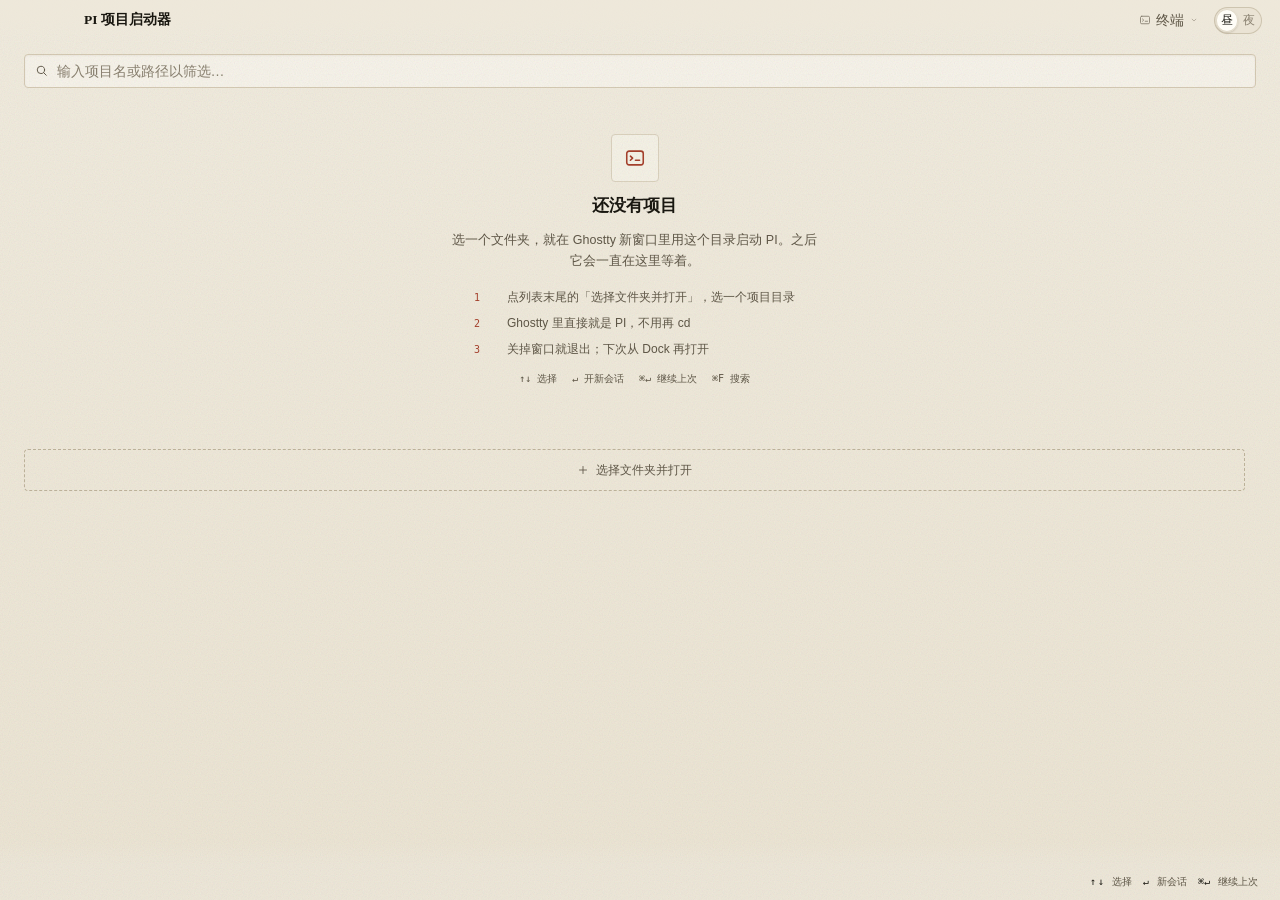
<file: ui/index.html>
<!DOCTYPE html>
<html lang="zh-CN">
<head>
<meta charset="utf-8">
<title>PI 项目启动器</title>
<link rel="icon" href="data:,">
<link rel="stylesheet" href="tokens.css">
<link rel="stylesheet" href="glass.css">
<link rel="stylesheet" href="app.css">
<script>
/* 主题要在首帧前定下来，否则暗色下会先闪一帧白。
   首次启动读系统外观，之后一律用上次手动选的。 */
(function () {
  var saved = null;
  try { saved = localStorage.getItem('pi.launcher.theme'); } catch (e) {}
  var dark = saved ? saved === 'night'
    : window.matchMedia('(prefers-color-scheme: dark)').matches;
  document.documentElement.dataset.theme = dark ? 'night' : 'day';
})();
</script>
</head>
<body class="lg-theme" data-feel="crafted">

<!-- ══ 图标 sprite（24 网格，line 风格）══ -->
<svg class="sprite" aria-hidden="true" focusable="false">
  <symbol id="i-folder" viewBox="0 0 24 24">
    <path d="M3 7.5A1.5 1.5 0 0 1 4.5 6h4l2 2.5h7A1.5 1.5 0 0 1 19 10v7.5A1.5 1.5 0 0 1 17.5 19h-13A1.5 1.5 0 0 1 3 17.5z"/>
  </symbol>
  <symbol id="i-star" viewBox="0 0 24 24">
    <path d="M12 3.6l2.5 5.1 5.6.8-4.1 4 1 5.6-5-2.6-5 2.6 1-5.6-4.1-4 5.6-.8z"/>
  </symbol>
  <symbol id="i-clock" viewBox="0 0 24 24">
    <circle cx="12" cy="12" r="8.5"/><path d="M12 7.5V12l3 1.8"/>
  </symbol>
  <symbol id="i-history" viewBox="0 0 24 24">
    <path d="M3.5 12a8.5 8.5 0 1 0 2.6-6.1M3.5 4.5V10H9"/><path d="M12 8v4.2l2.8 1.7"/>
  </symbol>
  <symbol id="i-collapse-right" viewBox="0 0 24 24">
    <rect x="3" y="4" width="18" height="16" rx="2"/>
    <path d="M14 4v16M9 9.5l3 2.5-3 2.5"/>
  </symbol>
  <symbol id="i-chevron-right" viewBox="0 0 24 24">
    <path d="m9.5 6.5 5.5 5.5-5.5 5.5"/>
  </symbol>
  <symbol id="i-plus" viewBox="0 0 24 24">
    <path d="M12 5v14M5 12h14"/>
  </symbol>
  <symbol id="i-search" viewBox="0 0 24 24">
    <circle cx="10.5" cy="10.5" r="6.5"/><path d="M15.5 15.5 20 20"/>
  </symbol>
  <symbol id="i-terminal" viewBox="0 0 24 24">
    <rect x="3" y="4.5" width="18" height="15" rx="2.5"/>
    <path d="M7 10l2.4 2.2L7 14.4M12.5 14.5h4.5"/>
  </symbol>
  <symbol id="i-empty" viewBox="0 0 24 24">
    <path d="M3.5 7.5h17v11h-17z"/><path d="M3.5 11h17"/><path d="M9 4h6"/>
  </symbol>
  <symbol id="i-warn" viewBox="0 0 24 24">
    <path d="M12 3.8 21 20H3z"/><path d="M12 9.5v4.5M12 17h.01"/>
  </symbol>
  <symbol id="i-close" viewBox="0 0 24 24">
    <path d="m7 7 10 10M17 7 7 17"/>
  </symbol>
  <symbol id="i-caret" viewBox="0 0 24 24">
    <path d="m7.5 10 4.5 4.5 4.5-4.5"/>
  </symbol>
  <symbol id="i-win-min" viewBox="0 0 24 24">
    <path d="M6 12.5h12"/>
  </symbol>
  <symbol id="i-win-max" viewBox="0 0 24 24">
    <rect x="6.5" y="6.5" width="11" height="11" rx="1"/>
  </symbol>
</svg>

<main class="shell lg-slab" id="shell">
  <div class="canvas" aria-hidden="true"></div>

  <header class="bar">
    <h1 class="bar__title">PI 项目启动器</h1>
    <button class="term" id="term" type="button" aria-haspopup="menu" aria-expanded="false"
            title="选择用哪个终端打开">
      <svg class="term__ico icon" aria-hidden="true"><use href="#i-terminal"/></svg>
      <span class="term__name" id="term-name">终端</span>
      <svg class="term__caret icon" aria-hidden="true"><use href="#i-caret"/></svg>
    </button>
    <button class="switch" id="theme" type="button" role="switch"
            aria-checked="false" aria-label="切换白天 / 夜晚" title="白天 / 夜晚">
      <span class="switch__thumb" aria-hidden="true"></span>
      <span class="switch__opt switch__opt--day">昼</span>
      <span class="switch__opt switch__opt--night">夜</span>
    </button>
    <!-- Windows 专用：无边框窗口要自己画最小化 / 最大化 / 关闭；Mac 下不显示 -->
    <div class="win-controls" role="group" aria-label="窗口控制">
      <button class="win-btn" id="win-min" type="button" title="最小化" aria-label="最小化">
        <svg class="icon" aria-hidden="true"><use href="#i-win-min"/></svg>
      </button>
      <button class="win-btn" id="win-max" type="button" title="最大化 / 还原" aria-label="最大化或还原">
        <svg class="icon" aria-hidden="true"><use href="#i-win-max"/></svg>
      </button>
      <button class="win-btn win-btn--close" id="win-close" type="button" title="关闭" aria-label="关闭">
        <svg class="icon" aria-hidden="true"><use href="#i-close"/></svg>
      </button>
    </div>
  </header>

  <div class="term__menu" id="term-menu" role="menu" aria-label="选择终端" hidden></div>

  <!-- 工作区：平时单栏全宽；点「N 个旧会话」后变成左右两个独立纸盒 -->
  <div class="workspace" id="workspace">

    <div class="pane pane--projects" id="pane-projects">
      <div class="find">
        <svg class="find__icon icon" aria-hidden="true"><use href="#i-search"/></svg>
        <label class="sr" for="q">搜索项目</label>
        <input class="find__input" id="q" type="text" autocomplete="off" spellcheck="false"
               placeholder="输入项目名或路径以筛选…">
        <button class="find__clear" id="clear" type="button" hidden>清除 <kbd>ESC</kbd></button>
      </div>

      <section class="stack" id="stack" tabindex="-1" aria-label="项目列表"></section>
    </div>

    <aside class="pane pane--history" id="history" aria-label="历史会话" hidden>
      <header class="history__head">
        <div class="history__title-wrap">
          <div class="history__title-row">
            <h2 class="history__title" id="htitle"></h2>
            <span class="history__count" id="hcount"></span>
          </div>
          <p class="history__path" id="hpath"></p>
        </div>
        <div class="history__actions">
          <button class="hbtn hbtn--new" id="hnew" type="button" title="在此项目新建会话">
            <svg class="icon" aria-hidden="true"><use href="#i-plus"/></svg>
            <span>开新会话</span>
          </button>
          <button class="hbtn hbtn--close" id="hback" type="button" title="收起历史面板 (ESC)">
            <svg class="icon" aria-hidden="true"><use href="#i-collapse-right"/></svg>
            <span>收起</span>
            <kbd>ESC</kbd>
          </button>
        </div>
      </header>

      <div class="history__find">
        <svg class="find__icon icon" aria-hidden="true"><use href="#i-search"/></svg>
        <label class="sr" for="hq">筛选会话</label>
        <input class="find__input" id="hq" type="text" autocomplete="off" spellcheck="false"
               placeholder="筛选此项目的会话标题…">
        <button class="find__clear" id="hclear" type="button" hidden>清除</button>
      </div>

      <div class="history__list" id="hlist" tabindex="-1"></div>
    </aside>

  </div>

  <footer class="foot">
    <p class="foot__status" id="status" role="status"></p>
    <p class="foot__keys" id="keys-projects">
      <span><kbd>↑</kbd><kbd>↓</kbd> 选择</span>
      <span><kbd>↵</kbd> 新会话</span>
      <span><kbd data-mod="↵">⌘↵</kbd> 继续上次</span>
    </p>
    <p class="foot__keys" id="keys-split" hidden>
      <span><kbd>⇥</kbd> 切换左右栏</span>
      <span><kbd>↑</kbd><kbd>↓</kbd> 选会话</span>
      <span><kbd>↵</kbd> 恢复会话</span>
      <span><kbd>ESC</kbd> 收起右栏</span>
    </p>
  </footer>

  <div class="toast" id="toast" role="alert" hidden></div>
</main>

<!-- 纸卡：上行名字 / 日期 / 工具，下行路径 + 旧会话胶囊，两行物理分槽不重叠 -->
<template id="tpl-card">
  <article class="cell">
    <!-- 纸面是普通容器：胶囊必须能和路径同处第二行排版，不能被拆出去绝对定位 -->
    <div class="card">
      <span class="card__top">
        <svg class="card__ico icon" aria-hidden="true"><use href="#i-folder"/></svg>
        <span class="card__idx" aria-hidden="true"></span>
        <span class="card__name"></span>
        <span class="card__lead" aria-hidden="true"></span>
        <span class="card__time"></span>
      </span>
      <span class="card__sub">
        <span class="card__path"></span>
        <button class="cell__sessions" type="button">
          <svg class="icon cell__sessions-ico" aria-hidden="true"><use href="#i-history"/></svg>
          <span class="cell__sessions-label"></span>
          <span class="cell__sessions-short"></span>
          <svg class="icon cell__sessions-arrow" aria-hidden="true"><use href="#i-chevron-right"/></svg>
        </button>
      </span>
    </div>
    <!-- 铺满纸面的透明按钮：整张卡可点开新会话，胶囊与工具在它之上 -->
    <button class="card-open" type="button"></button>
    <div class="cell__tools">
      <button class="tool tool--fav" type="button">
        <svg class="icon" aria-hidden="true"><use href="#i-star"/></svg>
      </button>
      <button class="tool tool--remove" type="button" title="从最近项目里移除">
        <svg class="icon" aria-hidden="true"><use href="#i-close"/></svg>
      </button>
    </div>
  </article>
</template>

<template id="tpl-add">
  <button class="cell--add" type="button">
    <svg class="icon" aria-hidden="true"><use href="#i-plus"/></svg>
    <span>选择文件夹并打开</span>
  </button>
</template>

<template id="tpl-session">
  <button class="srow" type="button">
    <span class="srow__body">
      <span class="srow__title"></span>
      <span class="srow__meta">
        <span class="srow__count"></span>
        <span class="srow__time"></span>
      </span>
    </span>
  </button>
</template>

<script src="app.js"></script>
</body>
</html>
</file>
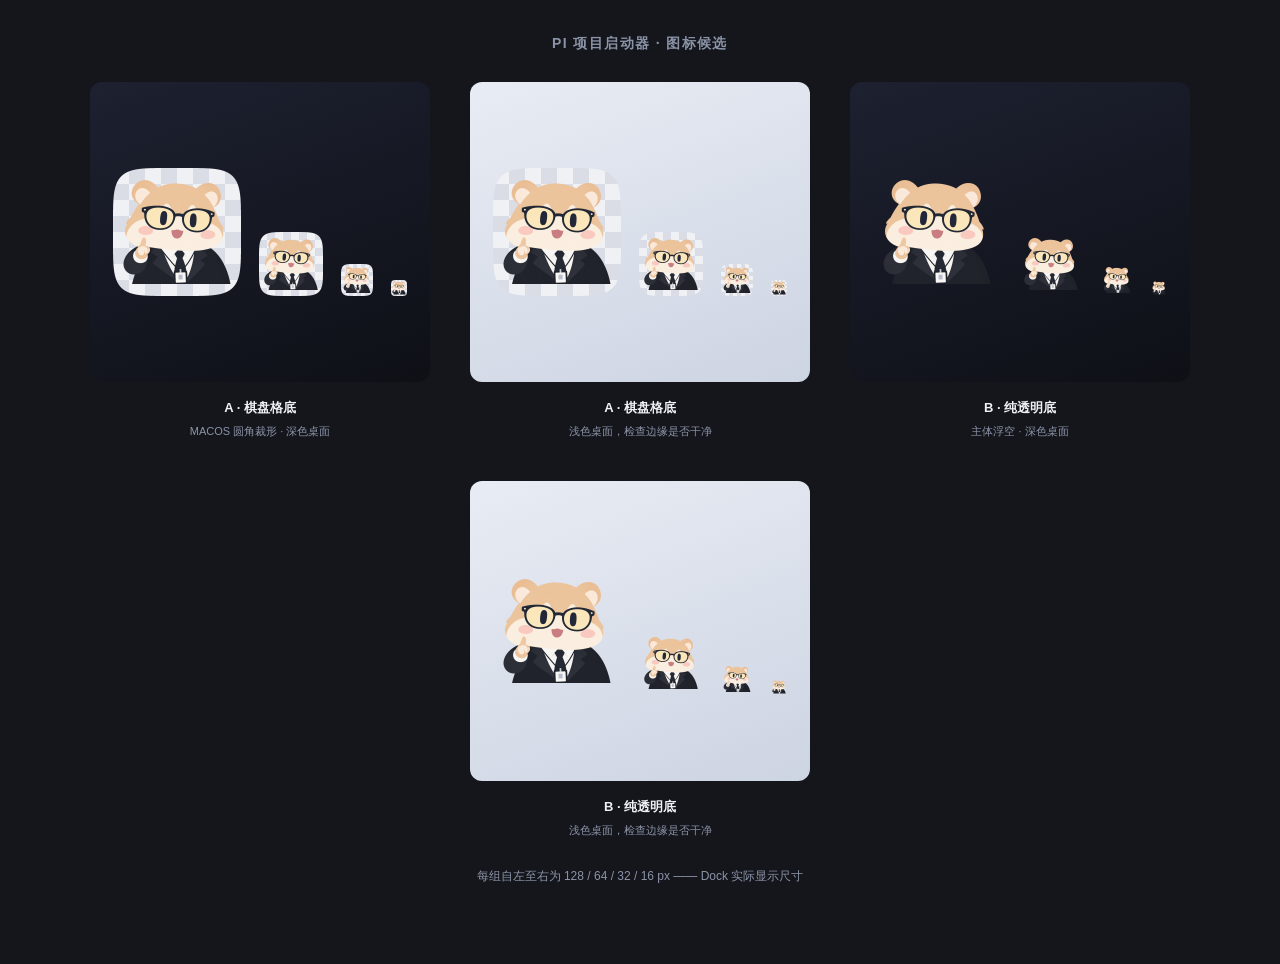
<file: assets/icon-preview.html>
<!DOCTYPE html>
<html lang="zh-CN"><head><meta charset="utf-8"><title>应用图标候选</title>
<style>
  :root{--ink:#eef1f6;--dim:#8b93a7;--line:#252a35}
  body{margin:0;background:#14161c;color:var(--ink);
       font:14px/1.6 -apple-system,"PingFang SC",sans-serif;padding:32px;
       display:flex;flex-direction:column;align-items:center;gap:28px;min-height:100vh}
  h1{font-size:14px;font-weight:600;letter-spacing:.1em;text-transform:uppercase;color:var(--dim);margin:0}
  .row{display:flex;gap:40px;flex-wrap:wrap;justify-content:center}
  figure{margin:0;text-align:center;display:flex;flex-direction:column;align-items:center;gap:14px}
  .stage{width:340px;height:300px;border-radius:12px;display:grid;place-items:center;position:relative;overflow:hidden}
  /* 深色桌面（Dock 常见背景） */
  .wall-dark{background:linear-gradient(160deg,#1d2130,#0e1016)}
  /* 浅色桌面，检查暗边 */
  .wall-light{background:linear-gradient(160deg,#e8ecf4,#cdd4e2)}
  .sizes{display:flex;align-items:flex-end;gap:18px}
  .sizes img{display:block;image-rendering:auto}
  .tag{font-size:12px;color:var(--dim)}
  .name{font-size:13px;font-weight:600}
  .label{font-size:11px;color:var(--dim);margin-top:4px}
  .pad{background:#0000;padding:0}
</style></head>
<body>
  <h1>PI 项目启动器 · 图标候选</h1>
  <div class="row">

    <figure>
      <div class="stage wall-dark">
        <div class="sizes">
          <img src="icon/AppIcon-checker-1024.png" width="128" height="128" alt="棋盘 128">
          <img src="icon/AppIcon-checker-1024.png" width="64" height="64" alt="棋盘 64">
          <img src="icon/AppIcon-checker-1024.png" width="32" height="32" alt="棋盘 32">
          <img src="icon/AppIcon-checker-1024.png" width="16" height="16" alt="棋盘 16">
        </div>
      </div>
      <figcaption><span class="name">A · 棋盘格底</span><div class="label">MACOS 圆角裁形 · 深色桌面</div></figcaption>
    </figure>

    <figure>
      <div class="stage wall-light">
        <div class="sizes">
          <img src="icon/AppIcon-checker-1024.png" width="128" height="128" alt="棋盘 128">
          <img src="icon/AppIcon-checker-1024.png" width="64" height="64" alt="棋盘 64">
          <img src="icon/AppIcon-checker-1024.png" width="32" height="32" alt="棋盘 32">
          <img src="icon/AppIcon-checker-1024.png" width="16" height="16" alt="棋盘 16">
        </div>
      </div>
      <figcaption><span class="name">A · 棋盘格底</span><div class="label">浅色桌面，检查边缘是否干净</div></figcaption>
    </figure>

    <figure>
      <div class="stage wall-dark">
        <div class="sizes">
          <img src="icon/AppIcon-clear-1024.png" width="128" height="128" alt="透明 128">
          <img src="icon/AppIcon-clear-1024.png" width="64" height="64" alt="透明 64">
          <img src="icon/AppIcon-clear-1024.png" width="32" height="32" alt="透明 32">
          <img src="icon/AppIcon-clear-1024.png" width="16" height="16" alt="透明 16">
        </div>
      </div>
      <figcaption><span class="name">B · 纯透明底</span><div class="label">主体浮空 · 深色桌面</div></figcaption>
    </figure>

    <figure>
      <div class="stage wall-light">
        <div class="sizes">
          <img src="icon/AppIcon-clear-1024.png" width="128" height="128" alt="透明 128">
          <img src="icon/AppIcon-clear-1024.png" width="64" height="64" alt="透明 64">
          <img src="icon/AppIcon-clear-1024.png" width="32" height="32" alt="透明 32">
          <img src="icon/AppIcon-clear-1024.png" width="16" height="16" alt="透明 16">
        </div>
      </div>
      <figcaption><span class="name">B · 纯透明底</span><div class="label">浅色桌面，检查边缘是否干净</div></figcaption>
    </figure>

  </div>
  <div class="tag">每组自左至右为 128 / 64 / 32 / 16 px —— Dock 实际显示尺寸</div>
</body></html>
</file>
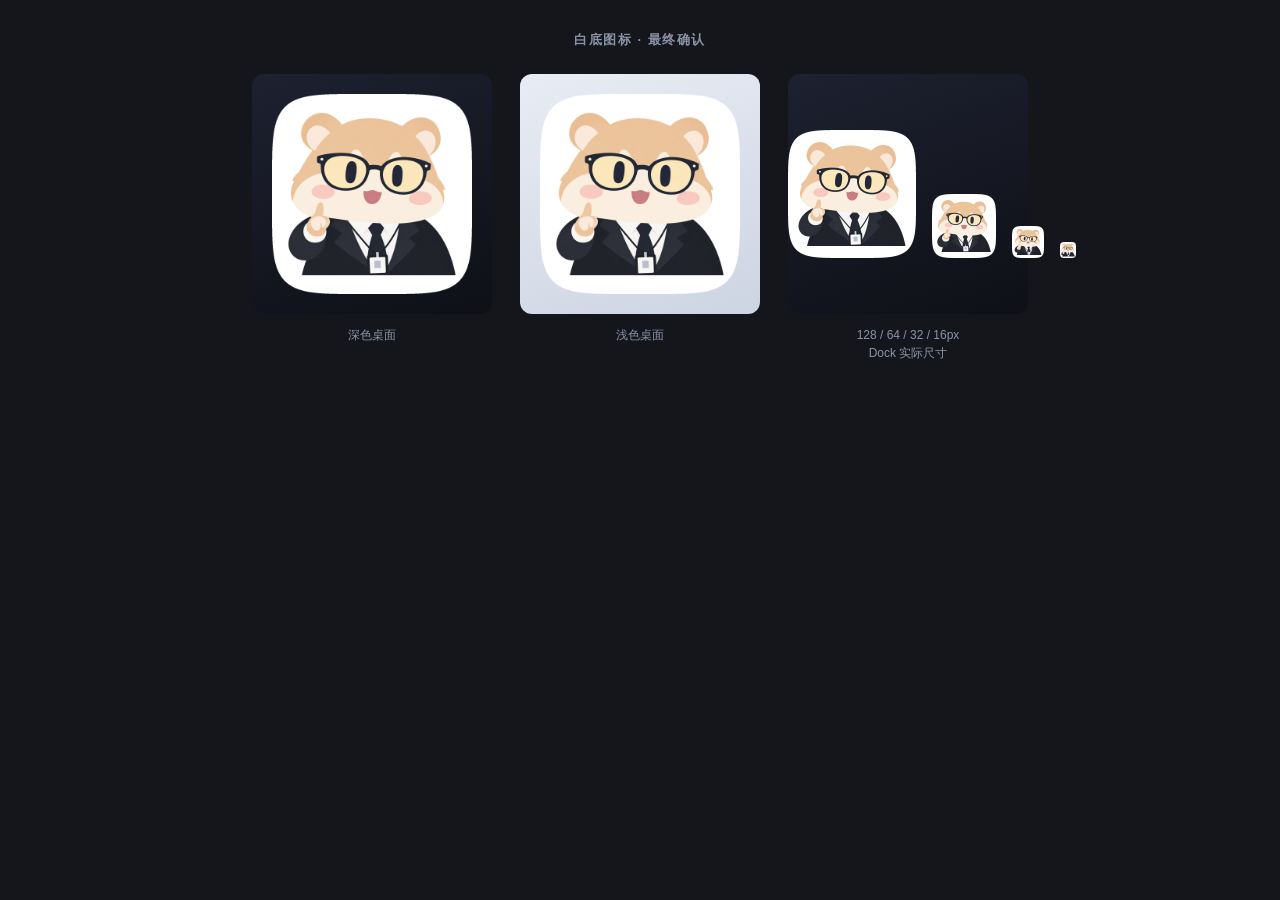
<file: assets/white-preview.html>
<!DOCTYPE html>
<html lang="zh-CN"><head><meta charset="utf-8"><title>白底图标确认</title>
<style>
  body{margin:0;background:#14161c;color:#eef1f6;font:14px/1.5 -apple-system,"PingFang SC",sans-serif;
       padding:30px;display:flex;flex-direction:column;align-items:center;gap:24px}
  h1{font-size:13px;letter-spacing:.12em;text-transform:uppercase;color:#8b93a7;margin:0;font-weight:600}
  .row{display:flex;gap:28px;flex-wrap:wrap;justify-content:center}
  figure{margin:0;display:flex;flex-direction:column;align-items:center;gap:12px}
  .stage{width:240px;height:240px;border-radius:12px;display:grid;place-items:center}
  .dark{background:linear-gradient(160deg,#1d2130,#0e1016)}
  .light{background:linear-gradient(160deg,#e8ecf4,#cdd4e2)}
  .sizes{display:flex;align-items:flex-end;gap:16px}
  figcaption{font-size:12px;color:#8b93a7;text-align:center}
  img{display:block}
</style></head>
<body>
  <h1>白底图标 · 最终确认</h1>
  <div class="row">
    <figure><div class="stage dark"><img src="icon/AppIcon-white-1024.png" width="200" height="200" alt=""></div>
      <figcaption>深色桌面</figcaption></figure>
    <figure><div class="stage light"><img src="icon/AppIcon-white-1024.png" width="200" height="200" alt=""></div>
      <figcaption>浅色桌面</figcaption></figure>
    <figure>
      <div class="stage dark"><div class="sizes">
        <img src="icon/AppIcon-white-1024.png" width="128" height="128" alt="">
        <img src="icon/AppIcon-white-1024.png" width="64" height="64" alt="">
        <img src="icon/AppIcon-white-1024.png" width="32" height="32" alt="">
        <img src="icon/AppIcon-white-1024.png" width="16" height="16" alt="">
      </div></div>
      <figcaption>128 / 64 / 32 / 16px<br>Dock 实际尺寸</figcaption></figure>
  </div>
</body></html>
</file>
<file: ui/tokens.css>
/* 磨砂亚克力厚板 v3.0 · canonical tokens · reference-derived, not sampled.
 *
 * v3.0 与 v2.0 的区别（材质做法，不是换配色）：
 *   1. 材质从「折射亮面」改成「磨砂板」：白色渐变的高光落差收窄
 *      （v2.0 是 50/83/87/50%，v3.0 是 64/76/76/64%），亮面与哑面的差别就在这个落差。
 *   2. 加拟物三层：板（整窗）/ 槽（输入框、列表底）/ 凸（卡片、按钮）。
 *      体积靠「上亮下沉 + 顶沿 1px 高光 + 短影」表达，不叠螺钉、缝线一类细节。
 *   3. 表面叠一层颗粒（内联 SVG 湍流，不引图片）。磨砂感的真正来源是颗粒，不是模糊。
 *   4. 卡片从「中间实、两端化开」改成「上亮下沉」的薄片梯度，读作压在板上的实体，不是一块均匀白卡。
 *   5. 新增暗色：`<html data-theme="night">`（`dark` 等价），同一块板换一种光，不是反色。
 *
 * 兼容约定（v3.0 起固定）：只加不改名。v2.0 的令牌名一个都没有删，
 * 取值按上面四条更新；引用方（如某个独立演示页）不改一行也能继续跑。
 *
 * 参考：PPT 教程「透明毛玻璃矩形」「圆形毛玻璃」「信息卡底板」三张图。
 * 颜色为按图近似选取，不是取样测量值。
 */
:root {
  /* ── 颜色 ── */
  --lg-color-forest: #16643a;        /* 主色：深林绿 */
  --lg-color-forest-deep: #0c4a29;   /* 主色深阶：按下 / 正文字重处 */
  --lg-color-emerald: #2f8b57;       /* 中间阶：图标、边框强调 */
  --lg-color-lime: #a8d96e;          /* 嫩芽绿：仅用于加亮与选中标记 */
  --lg-color-mint: #c9ecd4;          /* 浅薄荷：辅助面 */
  --lg-color-mint-soft: #e7f6ec;     /* 极浅薄荷：承载区底 */
  --lg-color-ink: #10241a;           /* 正文墨色（带绿调的近黑） */
  --lg-color-muted: #3a5445;         /* 辅助文字 */
  --lg-color-white: #ffffff;
  --lg-color-paper: #eef6f0;
  --lg-color-focus: #0b3d22;
  --lg-color-error: #9b1c31;
  --lg-color-success: #14603a;
  --lg-color-clear: transparent;

  /* 少量暖色，只用于画布左上的环境光，不进入任何控件 */
  --lg-color-warm: #f4efe4;
  --lg-color-slate: #354b5b;

  /* ── 字体 ── */
  --lg-font-display: 'PingFang SC', 'Microsoft YaHei', Arial, sans-serif;
  --lg-font-body: 'PingFang SC', 'Microsoft YaHei', ui-sans-serif, sans-serif;
  --lg-font-mono: 'SFMono-Regular', Menlo, monospace;

  /* ── 间距与圆角 ── */
  --lg-space-xs: 4px;  --lg-space-sm: 8px;  --lg-space-md: 12px;
  --lg-space-lg: 16px; --lg-space-xl: 24px; --lg-space-2xl: 32px; --lg-space-3xl: 40px;
  --lg-radius-shell: 40px; --lg-radius-panel: 28px;
  --lg-radius-control: 20px; --lg-radius-pill: 999px;
  --lg-control-height: 54px; --lg-duration: 160ms;
  --lg-ease: cubic-bezier(.16, 1, .3, 1);

  /* ── 玻璃填充 ──
     卡片（凸起的薄片）：上亮下沉，96 → 72 → 58%。
     v2.0 是 50/83/87/50 的对称梯度（中间实、两端化开），读作亮面折射；
     v3.0 改成单一方向的落差，读作被上方光线照到的磨砂薄片。 */
  --lg-glass-fill: linear-gradient(180deg,
    rgb(255 255 255 / .96) 0%,
    rgb(255 255 255 / .72) 46%,
    rgb(255 255 255 / .58) 100%);

  /* 整块板（窗口本体）：中间实、两端化开，但落差只有 12 个点。
     v2.0 是 23 个点（50 → 73 → 87），落差越大越像亮面玻璃。 */
  --lg-slab-fill: linear-gradient(180deg,
    rgb(255 255 255 / .64) 0%,
    rgb(255 255 255 / .76) 40%,
    rgb(255 255 255 / .76) 74%,
    rgb(255 255 255 / .64) 100%);

  /* 圆形（45°）：0 / 36 / 70 / 100 位，透明度 0 / 50 / 50 / 0% —— 边缘完全透明 */
  --lg-glass-veil: linear-gradient(135deg,
    rgb(255 255 255 / 0) 0%,
    rgb(255 255 255 / .50) 36%,
    rgb(255 255 255 / .50) 70%,
    rgb(255 255 255 / 0) 100%);

  /* 承载区（输入框、列表底）：磨砂更厚，底色压深一点点，靠凹槽阴影出体积 */
  --lg-glass-dense: linear-gradient(180deg,
    rgb(255 255 255 / .70) 0%,
    rgb(255 255 255 / .86) 45%,
    rgb(255 255 255 / .88) 78%,
    rgb(255 255 255 / .72) 100%);

  /* ── 颗粒：磨砂感的真正来源 ──
     backdrop-filter 在自绘画布上几乎看不出效果（背后是自己画的渐变，不是照片），
     所以磨砂靠颗粒 + 高光落差 + 内阴影三件事，模糊只留最低限度。
     叠在最上层：multiply 只压暗、screen 只提亮，对深浅两种正文的锐度影响都小。 */
  --lg-grain-url: url("data:image/svg+xml,%3Csvg xmlns='http://www.w3.org/2000/svg' width='120' height='120'%3E%3Cfilter id='n'%3E%3CfeTurbulence type='fractalNoise' baseFrequency='0.85' numOctaves='3' stitchTiles='stitch'/%3E%3C/filter%3E%3Crect width='120' height='120' filter='url(%23n)'/%3E%3C/svg%3E");
  --lg-grain-size: 120px 120px;
  --lg-grain-opacity: .24;   /* 淡。实测灰度标准差约 3/255：细看有颗粒，远看是匀面 */
  --lg-grain-blend: multiply;

  /* ── 描边 ── v3.0 起描边不再是主体，是补齐边界的 1px 线；
     体积交给顶沿高光与短影，所以白度整体降一档，避免堆出粗白凸边。 */
  --lg-border-gradient: linear-gradient(150deg,
    rgb(255 255 255 / .80) 0%,
    rgb(255 255 255 / .42) 52%,
    rgb(255 255 255 / .70) 100%);
  --lg-border-gradient-soft: linear-gradient(150deg,
    rgb(255 255 255 / .58) 0%,
    rgb(255 255 255 / .24) 55%,
    rgb(255 255 255 / .50) 100%);
  --lg-line: rgb(255 255 255 / .52);
  --lg-inner-line: rgb(255 255 255 / .30);

  /* ── 阴影：短、贴边、墨绿 ──
     磨砂体比亮面玻璃更「厚」，短影要更实一点才立得住；远投影一律不用。 */
  --lg-shadow-card: 3px 3px 9px rgb(16 40 26 / .20), 0 1px 2px rgb(16 40 26 / .10);
  --lg-shadow-raised: 5px 5px 14px rgb(16 40 26 / .24), 0 1px 3px rgb(16 40 26 / .12);
  --lg-shadow-rest: 2px 2px 6px rgb(16 40 26 / .14);
  /* 圆形件用 3px / 3px / 4px，比卡片更紧 */
  --lg-shadow-orb: 3px 3px 5px rgb(16 40 26 / .20), 1px 1px 2px rgb(16 40 26 / .10);
  --lg-shadow: var(--lg-shadow-card);

  /* 绿色主操作：投影是自身颜色的延伸，不是黑灰 */
  --lg-shadow-forest: 0 5px 12px rgb(12 74 41 / .26), 0 1px 3px rgb(12 74 41 / .20);

  /* 内缘高光：只留极细一道，不做粗白凸边 */
  --lg-rim-shadow: inset 0 1px 0 rgb(255 255 255 / .70);
  --lg-shell-shadow: var(--lg-shadow-raised);
  --lg-button-shadow: var(--lg-shadow-card);

  /* ── 拟物三层 ──────────────────────────────────────
     板（.lg-slab）：顶沿内高光 + 底沿亮唇 + 一圈内描边
     槽（.lg-well）：内阴影压上沿、下沿留亮线，无外投影
     凸（.lg-plate）：顶沿 1px 内高光 + 短影，按下位移 1px
     凹与凸必须成对出现，只做一边读不出拟物。 */
  --lg-slab-rim-top: inset 0 1px 0 rgb(255 255 255 / .78);
  --lg-slab-rim-line: inset 0 0 0 1px rgb(255 255 255 / .28);
  --lg-slab-rim-bottom: inset 0 -1px 0 rgb(16 40 26 / .22);
  --lg-slab-lip-light: rgb(255 255 255 / .72);
  --lg-slab-lip-shade: rgb(255 255 255 / .16);
  --lg-slab-lip-seam: rgb(16 40 26 / .16);
  --lg-slab-lip-glow: rgb(16 40 26 / .16);
  --lg-slab-lip-height: 6px;

  /* 下沿亮线用带模糊的内阴影，不用 inset 0 -1px 0：后者是一条直边，
     被圆角裁掉后会在两端留下硬切口（胶囊形尤其明显）。 */
  --lg-well-fill: rgb(228 238 232 / .78);
  --lg-well-shadow: inset 0 3px 6px rgb(16 40 26 / .22);
  --lg-well-rim: inset 0 -2px 3px -1px rgb(255 255 255 / .70);
  --lg-well-line: inset 0 0 0 1px rgb(16 40 26 / .10);

  --lg-plate-fill: var(--lg-glass-fill);
  --lg-plate-rim-top: inset 0 1px 0 rgb(255 255 255 / .92);
  --lg-plate-rim-line: inset 0 0 0 1px rgb(255 255 255 / .55);
  --lg-plate-rim-bottom: inset 0 -1px 0 rgb(16 40 26 / .06);
  --lg-plate-shade: inset 0 -6px 10px -8px rgb(16 40 26 / .14);
  --lg-plate-shadow: var(--lg-shadow-card);
  --lg-plate-press: 1px 1px 2px rgb(16 40 26 / .14);
  --lg-plate-raise: translateY(-1px);

  /* 小件（图标底板、胶囊、按键）：比卡片再薄一档 */
  --lg-lead-fill: rgb(255 255 255 / .62);
  --lg-lead-rim: inset 0 1px 0 rgb(255 255 255 / .92);
  --lg-lead-line: inset 0 0 0 1px rgb(16 40 26 / .07);
  --lg-lead-shade: inset 0 -2px 3px rgb(16 40 26 / .06);
  --lg-chip-fill: rgb(255 255 255 / .58);
  --lg-chip-rim: inset 0 1px 0 rgb(255 255 255 / .85);
  --lg-key-fill: rgb(255 255 255 / .50);

  /* ── 面与底 ── */
  --lg-surface: var(--lg-glass-fill);
  --lg-surface-fallback: #f4fbf6;
  --lg-surface-hover: var(--lg-glass-dense);
  --lg-shell-surface: var(--lg-slab-fill);
  --lg-input-surface: var(--lg-glass-dense);

  /* 画布：比玻璃深一档。
     v2.0 的 #eaf2ec / #e2ede5 一带在 64–76% 白玻璃下压不住边界，
     磨砂板要更深的底才能读出「浮在上面」，所以整体再压一档。 */
  --lg-canvas:
    radial-gradient(ellipse at 6% 0%, rgb(238 246 233 / .95) 0%, rgb(228 240 231 / .45) 28%, transparent 64%),
    radial-gradient(ellipse at 98% 104%, rgb(150 196 168 / .55) 0%, transparent 58%),
    linear-gradient(158deg, #e3eee6 0%, #d8e6dc 46%, #c6dacd 100%);

  /* 常驻的顶 / 底栏：画布上的两道遮罩，滚动内容从下面穿过 */
  --lg-scrim-top: rgb(232 241 235 / .90);
  --lg-scrim-bottom: rgb(226 236 229 / .90);

  /* 主操作：深林绿渐变，右下一档更暗 */
  --lg-forest-fill: linear-gradient(150deg, #1f7d48 0%, #16643a 62%, #0f5531 100%);
  --lg-mint-fill: linear-gradient(150deg, rgb(231 246 236 / .95), rgb(201 236 212 / .90));
  /* 薄荷面上的字色。v3.0 新增：暗色下薄荷面是深绿，沿用深林绿字会糊成一片。 */
  --lg-mint-ink: #0c4a29;

  /* 渐变边缘（类目装饰）：绿到薄荷，只出现在边角 */
  --lg-edge-mint: rgb(201 236 212 / .80);
  --lg-edge-lime: rgb(168 217 110 / .55);
  --lg-rim-spectrum: linear-gradient(135deg, rgb(201 236 212 / .55), rgb(255 255 255 / .85) 45%, rgb(168 217 110 / .35));
  --lg-light: var(--lg-glass-fill);
  --lg-iridescence: linear-gradient(140deg, #e7f6ec, #c9ecd4 40%, #ffffff 70%, #a8d96e);
  --lg-result-fill: linear-gradient(140deg, rgb(31 125 72 / .92), rgb(22 100 58 / .88) 60%, rgb(12 74 41 / .92));

  /* 状态面：失效 / 提示条 / 滚动条。v2.0 里这些由引用方各自写死浅色，
     v3.0 收进令牌，否则暗色下必然漏白。 */
  --lg-broken-fill: rgb(255 251 250 / .55);
  --lg-broken-line: rgb(155 28 49 / .34);
  --lg-toast-fill: rgb(255 250 249 / .92);
  --lg-toast-rim: inset 0 1px 0 rgb(255 255 255 / .82);
  --lg-rail: rgb(20 60 40 / .22);
  --lg-rail-hover: rgb(20 60 40 / .34);
  --lg-hover-fill: rgb(255 255 255 / .34);
  --lg-press-overlay: rgb(16 40 26 / .05);

  /* 保留旧名，避免引用方一次全改；值指向新语义 */
  --lg-color-violet: var(--lg-color-forest);
  --lg-color-violet-light: var(--lg-color-emerald);
  --lg-violet-fill: var(--lg-forest-fill);
  --lg-violet-shadow: var(--lg-shadow-forest);
  --lg-mint-shadow: 0 4px 10px rgb(20 96 58 / .14), 0 1px 2px rgb(20 96 58 / .10);
  --lg-edge: rgb(255 255 255 / .88);
  --lg-edge-cyan: rgb(201 236 212 / .70);
  --lg-edge-pink: rgb(168 217 110 / .50);
  --lg-backdrop: rgb(12 36 24 / .42);
}

/* ═══════════════════════════════════════════════════════
   暗色：深墨绿夜林
   ───────────────────────────────────────────────────────
   属性值 `night` 与 `dark` 等价（昼夜成对的场景写 day/night，通用主题写 light/dark）。
   不是反色，是同一块板换一种光。玻璃仍用白色低透明度叠在近黑画布上，
   所以夜里的板依旧是「乳白磨砂」而不是「黑玻璃」。
   主色提亮到能在暗底上读；主按钮底色压深，保证白字过 4.5:1。
   颗粒在暗底上改用 screen（multiply 压暗等于看不见）。
   ═══════════════════════════════════════════════════════ */
:root[data-theme="night"],
:root[data-theme="dark"] {
  --lg-color-forest: #4fbb82;
  --lg-color-forest-deep: #2b8f5c;
  --lg-color-emerald: #3fae70;
  --lg-color-lime: #bfe488;
  --lg-color-mint: #1d3b2c;
  --lg-color-mint-soft: #16281f;
  --lg-color-ink: #e6efe8;
  --lg-color-muted: #aabfb2;
  --lg-color-paper: #14211a;
  --lg-color-focus: #7fd6a4;
  --lg-color-error: #ff98a6;
  --lg-color-success: #6fd39a;
  --lg-color-warm: #2a2b22;
  --lg-color-slate: #9fb3c2;

  --lg-glass-fill: linear-gradient(180deg,
    rgb(226 244 234 / .15) 0%,
    rgb(226 244 234 / .09) 46%,
    rgb(226 244 234 / .05) 100%);

  --lg-slab-fill: linear-gradient(180deg,
    rgb(226 244 234 / .06) 0%,
    rgb(226 244 234 / .11) 40%,
    rgb(226 244 234 / .12) 74%,
    rgb(226 244 234 / .06) 100%);

  --lg-glass-dense: linear-gradient(180deg,
    rgb(226 244 234 / .09) 0%,
    rgb(226 244 234 / .14) 45%,
    rgb(226 244 234 / .15) 78%,
    rgb(226 244 234 / .10) 100%);

  --lg-glass-veil: linear-gradient(135deg,
    rgb(226 244 234 / 0) 0%,
    rgb(226 244 234 / .10) 36%,
    rgb(226 244 234 / .10) 70%,
    rgb(226 244 234 / 0) 100%);

  --lg-grain-opacity: .20;
  --lg-grain-blend: screen;

  --lg-border-gradient: linear-gradient(150deg,
    rgb(255 255 255 / .18) 0%,
    rgb(255 255 255 / .07) 52%,
    rgb(255 255 255 / .14) 100%);
  --lg-border-gradient-soft: linear-gradient(150deg,
    rgb(255 255 255 / .12) 0%,
    rgb(255 255 255 / .05) 55%,
    rgb(255 255 255 / .10) 100%);
  --lg-line: rgb(255 255 255 / .10);
  --lg-inner-line: rgb(255 255 255 / .08);

  --lg-shadow-card: 3px 3px 10px rgb(0 0 0 / .55), 0 1px 2px rgb(0 0 0 / .40);
  --lg-shadow-raised: 5px 5px 16px rgb(0 0 0 / .60), 0 1px 3px rgb(0 0 0 / .45);
  --lg-shadow-rest: 2px 2px 7px rgb(0 0 0 / .45);
  --lg-shadow-orb: 3px 3px 6px rgb(0 0 0 / .55), 1px 1px 2px rgb(0 0 0 / .40);
  --lg-shadow-forest: 0 5px 14px rgb(0 0 0 / .45), 0 1px 3px rgb(0 0 0 / .35);
  --lg-rim-shadow: inset 0 1px 0 rgb(255 255 255 / .14);

  --lg-slab-rim-top: inset 0 1px 0 rgb(255 255 255 / .12);
  --lg-slab-rim-line: inset 0 0 0 1px rgb(255 255 255 / .06);
  --lg-slab-rim-bottom: inset 0 -1px 0 rgb(0 0 0 / .50);
  --lg-slab-lip-light: rgb(255 255 255 / .16);
  --lg-slab-lip-shade: rgb(255 255 255 / .03);
  --lg-slab-lip-seam: rgb(0 0 0 / .45);
  --lg-slab-lip-glow: rgb(0 0 0 / .35);

  --lg-well-fill: rgb(0 0 0 / .22);
  --lg-well-shadow: inset 0 3px 7px rgb(0 0 0 / .55);
  --lg-well-rim: inset 0 -2px 3px -1px rgb(255 255 255 / .11);
  --lg-well-line: inset 0 0 0 1px rgb(0 0 0 / .22);

  --lg-plate-rim-top: inset 0 1px 0 rgb(255 255 255 / .16);
  --lg-plate-rim-line: inset 0 0 0 1px rgb(255 255 255 / .07);
  --lg-plate-rim-bottom: inset 0 -1px 0 rgb(0 0 0 / .22);
  --lg-plate-shade: inset 0 -8px 12px -10px rgb(0 0 0 / .40);
  --lg-plate-press: 1px 1px 2px rgb(0 0 0 / .50);

  --lg-lead-fill: rgb(255 255 255 / .10);
  --lg-lead-rim: inset 0 1px 0 rgb(255 255 255 / .18);
  --lg-lead-line: inset 0 0 0 1px rgb(0 0 0 / .25);
  --lg-lead-shade: inset 0 -2px 3px rgb(0 0 0 / .22);
  --lg-chip-fill: rgb(255 255 255 / .09);
  --lg-chip-rim: inset 0 1px 0 rgb(255 255 255 / .16);
  --lg-key-fill: rgb(255 255 255 / .08);

  --lg-surface-fallback: #101b16;
  --lg-canvas:
    radial-gradient(ellipse at 8% 0%, rgb(46 120 80 / .20) 0%, transparent 62%),
    radial-gradient(ellipse at 96% 100%, rgb(24 90 60 / .26) 0%, transparent 60%),
    linear-gradient(158deg, #0a120f 0%, #0d1714 46%, #101d18 100%);

  --lg-scrim-top: rgb(12 21 17 / .88);
  --lg-scrim-bottom: rgb(13 23 19 / .90);

  --lg-forest-fill: linear-gradient(150deg, #2b8f5c 0%, #1c6b45 62%, #145232 100%);
  --lg-mint-fill: linear-gradient(150deg, rgb(29 59 44 / .95), rgb(22 40 31 / .90));
  --lg-mint-ink: #c9ecd4;

  --lg-broken-fill: rgb(60 26 30 / .40);
  --lg-broken-line: rgb(255 152 166 / .34);
  --lg-toast-fill: rgb(28 22 24 / .92);
  --lg-toast-rim: inset 0 1px 0 rgb(255 255 255 / .12);
  --lg-rail: rgb(255 255 255 / .14);
  --lg-rail-hover: rgb(255 255 255 / .24);
  --lg-hover-fill: rgb(255 255 255 / .06);
  --lg-press-overlay: rgb(0 0 0 / .18);

  --lg-edge-cyan: rgb(63 174 112 / .40);
  --lg-edge-pink: rgb(168 217 110 / .30);
  --lg-edge: rgb(255 255 255 / .14);
  --lg-backdrop: rgb(0 0 0 / .55);
  --lg-mint-shadow: 0 4px 12px rgb(0 0 0 / .40);
}
</file>
<file: ui/glass.css>
/* 磨砂亚克力厚板 v3.0 · canonical components · requires tokens.css
 *
 * 渐变描边的做法：元素自身的 background 画填充，::before 用 border 区 +
 * mask 合成出「只有 1px 边、且颜色沿 150° 渐变」的描边层。
 * 直接用 border-color 只能是单一颜色，做不出参考图里那道会呼吸的白边。
 *
 * v3.0 的拟物三层（板 / 槽 / 凸）：
 *   .lg-slab   整窗那块板：顶沿内高光 + 底沿亮唇（板厚）+ 表面颗粒
 *   .lg-well   从板上挖下去：内阴影压上沿、下沿留亮线，无外投影
 *   .lg-plate  压在板上的薄片：顶沿 1px 高光 + 短影，按下位移 1px
 * 凹与凸必须成对出现；只做一边读不出拟物。
 *
 * 颗粒是磨砂感的真正来源，统一由 .lg-slab 的 ::after 铺在最上层：
 * 白天 multiply 只压暗、夜里 screen 只提亮，对两种正文的锐度影响都小。
 */
.lg-theme { font-family: var(--lg-font-body); color: var(--lg-color-ink); }
.lg-theme *, .lg-theme *::before, .lg-theme *::after { box-sizing: border-box; }
.lg-theme button, .lg-theme input, .lg-theme textarea, .lg-theme select { font: inherit; }
.lg-theme button { -webkit-tap-highlight-color: var(--lg-color-clear); }
.lg-theme :focus-visible { outline: 3px solid var(--lg-color-focus); outline-offset: 5px; }

/* ── 板：整窗那块磨砂亚克力 ──────────────────────── */
.lg-slab {
  position: relative; isolation: isolate;
  border: 0;
  border-radius: var(--lg-radius-panel);
  background: var(--lg-slab-fill);
  box-shadow:
    var(--lg-slab-rim-top),
    var(--lg-slab-rim-line),
    var(--lg-slab-rim-bottom);
  -webkit-backdrop-filter: blur(20px) saturate(1.04);
  backdrop-filter: blur(20px) saturate(1.04);
}
/* 板厚：底沿一道亮唇压在暗缝上。不做这道，板就是一层色，不是一块东西。 */
.lg-slab::before {
  content: ''; position: absolute; left: 0; right: 0; bottom: 0;
  height: var(--lg-slab-lip-height); border-radius: inherit; pointer-events: none; z-index: 6;
  background: linear-gradient(180deg,
    var(--lg-slab-lip-seam) 0,
    var(--lg-slab-lip-seam) 1px,
    var(--lg-slab-lip-light) 1px,
    var(--lg-slab-lip-shade) 50%,
    transparent 100%);
  box-shadow: 0 -5px 9px -6px var(--lg-slab-lip-glow);
}
/* 颗粒：铺在最上层，内容压在它下面 */
.lg-slab::after {
  content: ''; position: absolute; inset: 0; border-radius: inherit; pointer-events: none; z-index: 5;
  background-image: var(--lg-grain-url);
  background-size: var(--lg-grain-size);
  background-repeat: repeat;
  opacity: var(--lg-grain-opacity);
  mix-blend-mode: var(--lg-grain-blend);
}
.lg-slab > * { position: relative; z-index: 1; }
/* 颗粒与板厚压在所有子元素之上（包括带 z-index 的标题栏与底栏）：
   整块板是一体的，颗粒不该在某个子元素处断开。 */

/* ── 槽：从板上挖下去 ─────────────────────────── */
.lg-well {
  border: 0; border-radius: var(--lg-radius-control);
  background: var(--lg-well-fill);
  box-shadow: var(--lg-well-shadow), var(--lg-well-rim), var(--lg-well-line);
}

/* ── 凸：压在板上的薄片 ───────────────────────── */
.lg-plate {
  position: relative; isolation: isolate;
  border: 0; border-radius: var(--lg-radius-control);
  background: var(--lg-plate-fill);
  box-shadow:
    var(--lg-plate-rim-top),
    var(--lg-plate-rim-line),
    var(--lg-plate-rim-bottom),
    var(--lg-plate-shade),
    var(--lg-plate-shadow);
  transition: transform var(--lg-duration) var(--lg-ease),
              box-shadow var(--lg-duration) var(--lg-ease);
}
.lg-plate:active:not(:disabled) {
  transform: translate(1px, 2px);
  box-shadow:
    var(--lg-plate-rim-top),
    var(--lg-plate-rim-line),
    var(--lg-plate-press);
}

/* ── 玻璃面（v3.0 起是磨砂薄片，不是亮面玻璃）──── */
.lg-glass {
  position: relative; isolation: isolate;
  border: 0;
  border-radius: var(--lg-radius-panel);
  background: var(--lg-glass-fill);
  box-shadow:
    var(--lg-plate-rim-top),
    var(--lg-plate-rim-line),
    var(--lg-plate-rim-bottom),
    var(--lg-plate-shadow);
  -webkit-backdrop-filter: blur(14px) saturate(1.05);
  backdrop-filter: blur(14px) saturate(1.05);
}
/* 渐变描边：遮住内部、只留 1px */
.lg-glass::before {
  content: ''; position: absolute; inset: 0; border-radius: inherit; pointer-events: none;
  padding: 1px;
  background: var(--lg-border-gradient);
  -webkit-mask: linear-gradient(#000 0 0) content-box, linear-gradient(#000 0 0);
  -webkit-mask-composite: xor;
  mask: linear-gradient(#000 0 0) content-box, linear-gradient(#000 0 0);
  mask-composite: exclude;
}

/* 厚玻璃外壳：同配方，只是投影更深、模糊更足 */
.lg-shell {
  border-radius: var(--lg-radius-shell);
  background: var(--lg-slab-fill);
  box-shadow:
    var(--lg-slab-rim-top),
    var(--lg-slab-rim-line),
    var(--lg-plate-shadow);
  -webkit-backdrop-filter: blur(20px) saturate(1.06);
  backdrop-filter: blur(20px) saturate(1.06);
}

/* ── 按钮 ─────────────────────────────────────── */
.lg-button {
  min-height: var(--lg-control-height); padding: 13px 22px;
  display: inline-flex; align-items: center; justify-content: center; gap: 9px;
  position: relative; isolation: isolate; border: 0;
  border-radius: var(--lg-radius-pill);
  background: var(--lg-glass-fill);
  color: var(--lg-color-ink); font-weight: 600; line-height: 1.25; white-space: nowrap; cursor: pointer;
  box-shadow:
    var(--lg-plate-rim-top),
    var(--lg-plate-rim-line),
    var(--lg-plate-rim-bottom),
    var(--lg-plate-shadow);
  transition: transform var(--lg-duration) var(--lg-ease),
              box-shadow var(--lg-duration) var(--lg-ease),
              background-color var(--lg-duration) var(--lg-ease);
}
.lg-button::before {
  content: ''; position: absolute; inset: 0; border-radius: inherit; pointer-events: none;
  padding: 1px; background: var(--lg-border-gradient);
  -webkit-mask: linear-gradient(#000 0 0) content-box, linear-gradient(#000 0 0);
  -webkit-mask-composite: xor;
  mask: linear-gradient(#000 0 0) content-box, linear-gradient(#000 0 0);
  mask-composite: exclude;
}
.lg-button--primary {
  background: var(--lg-forest-fill); color: var(--lg-color-white);
  box-shadow:
    inset 0 1px 0 rgb(255 255 255 / .30),
    inset 0 -2px 0 rgb(0 0 0 / .22),
    var(--lg-shadow-forest);
}
.lg-button--primary::before { background: linear-gradient(150deg, rgb(255 255 255 / .30), rgb(255 255 255 / .05) 60%, rgb(255 255 255 / .16)); }
.lg-button--mint {
  background: var(--lg-mint-fill); color: var(--lg-mint-ink);
  box-shadow: var(--lg-mint-shadow);
}
.lg-button--icon { width: var(--lg-control-height); padding: 0; flex-shrink: 0; }
.lg-button--small { min-height: 44px; padding: 10px 18px; font-size: 14px; }
.lg-button[aria-pressed='true'] { background: var(--lg-forest-fill); color: var(--lg-color-white); box-shadow: var(--lg-shadow-forest); }
.lg-button:active:not(:disabled) {
  transform: translate(1px, 2px);
  box-shadow: var(--lg-plate-rim-top), var(--lg-plate-rim-line), var(--lg-plate-press);
}
.lg-button--primary:active:not(:disabled) {
  transform: translate(1px, 2px);
  box-shadow: inset 0 1px 0 rgb(255 255 255 / .18), inset 0 -1px 0 rgb(0 0 0 / .18), 0 1px 2px rgb(12 74 41 / .30);
}
.lg-button:disabled { cursor: not-allowed; color: var(--lg-color-muted); }
.lg-button--primary:disabled { color: var(--lg-color-white); }
.lg-button:disabled > * { opacity: .55; }
.lg-button[aria-busy='true'] { cursor: progress; }
.lg-button[data-state='success'] { color: var(--lg-mint-ink); background: var(--lg-mint-fill); }
.lg-button[data-state='error'] { color: var(--lg-color-error); }

/* ── 输入：v3.0 起是挖出来的槽，不是浮起来的片 ── */
.lg-field { display: grid; gap: var(--lg-space-sm); min-width: 0; }
.lg-field > label { font-size: 14px; font-weight: 600; }
.lg-input {
  width: 100%; min-width: 0; min-height: var(--lg-control-height); padding: 15px 20px;
  border: 0; border-radius: var(--lg-radius-control);
  background: var(--lg-well-fill); color: var(--lg-color-ink);
  box-shadow: var(--lg-well-shadow), var(--lg-well-rim), var(--lg-well-line);
  line-height: 1.6;
}
textarea.lg-input { min-height: 96px; resize: vertical; }
.lg-input::placeholder { color: var(--lg-color-muted); opacity: 1; }
.lg-input:disabled { cursor: not-allowed; color: var(--lg-color-muted); }
.lg-input[aria-invalid='true'] { box-shadow: 0 0 0 2px var(--lg-color-error), var(--lg-well-shadow); }
.lg-input[data-state='success'] { box-shadow: 0 0 0 2px var(--lg-color-success), var(--lg-well-shadow); }
.lg-helper { min-height: 1.5em; margin: 0; font-size: 13px; line-height: 1.5; color: var(--lg-color-muted); }
.lg-helper[data-state='error'] { color: var(--lg-color-error); }

/* ── 开关 ─────────────────────────────────────── */
.lg-toggle { position: relative; display: inline-flex; align-items: center; justify-content: space-between; gap: 12px; cursor: pointer; min-height: 44px; }
.lg-toggle input { position: absolute; right: 0; width: 62px; height: 44px; margin: 0; opacity: 0; cursor: pointer; z-index: 1; }
.lg-toggle-track {
  display: block; flex-shrink: 0; width: 62px; height: 36px; border-radius: var(--lg-radius-pill);
  background: var(--lg-well-fill);
  box-shadow: var(--lg-well-shadow), var(--lg-well-rim), var(--lg-well-line);
}
.lg-toggle-track::after {
  content: ''; display: block; width: 28px; height: 28px; margin: 4px; border-radius: 50%;
  background: #fff;
  box-shadow: 0 1px 3px rgb(16 40 26 / .34), inset 0 -1px 0 rgb(16 40 26 / .10);
  transition: transform var(--lg-duration) var(--lg-ease);
}
.lg-toggle input:checked + .lg-toggle-track { background: var(--lg-forest-fill); }
.lg-toggle input:checked + .lg-toggle-track::after { transform: translateX(26px); }
.lg-toggle input:focus-visible + .lg-toggle-track { outline: 3px solid var(--lg-color-focus); outline-offset: 4px; }
.lg-toggle input:disabled + .lg-toggle-track { opacity: .5; }

/* ── 昼夜开关：轨道是槽，滑钮是凸片 ──────────────
 * 与 .lg-toggle 的区别：这个是「按下即切」的按钮，不是带文案的表单项，
 * 状态由 aria-checked 表示，滑钮上放图标而不是文字。 */
.lg-switch {
  position: relative; flex: none; width: 52px; height: 30px; padding: 0; border: 0;
  border-radius: var(--lg-radius-pill); cursor: pointer;
  background: var(--lg-well-fill);
  box-shadow: var(--lg-well-shadow), var(--lg-well-rim), var(--lg-well-line);
  -webkit-tap-highlight-color: var(--lg-color-clear);
}
.lg-switch-knob {
  position: absolute; top: 3px; left: 3px; width: 24px; height: 24px; border-radius: 50%;
  display: grid; place-items: center;
  background: #fff; color: var(--lg-color-forest-deep);
  box-shadow: 0 1px 3px rgb(16 40 26 / .38), inset 0 -1px 0 rgb(16 40 26 / .10);
  transition: transform var(--lg-duration) var(--lg-ease),
              background var(--lg-duration) var(--lg-ease),
              color var(--lg-duration) var(--lg-ease);
}
.lg-switch-knob svg { width: 14px; height: 14px; display: block; }
.lg-switch[aria-checked='true'] .lg-switch-knob { transform: translateX(22px); }
.lg-switch:active .lg-switch-knob { box-shadow: 0 1px 1px rgb(16 40 26 / .40); }
:root[data-theme='night'] .lg-switch-knob,
:root[data-theme='dark'] .lg-switch-knob { background: #b9cdc0; color: #16301f; }

/* ── 圆形件（对应参考图 03）─────────────────────
 * 填充是 45° 的四段渐变，两端完全透明，所以边缘会自然「化」进背景；
 * 阴影比卡片更紧（3px / 3px / 4px），中线只留一道极淡的内高光。 */
.lg-orb {
  position: relative; isolation: isolate;
  width: 216px; aspect-ratio: 1; border-radius: 50%;
  display: grid; place-items: center;
  background: var(--lg-glass-veil);
  box-shadow: var(--lg-shadow-orb), inset 0 1px 0 rgb(255 255 255 / .60);
}
.lg-orb-core {
  position: relative; width: 100%; height: 100%; border-radius: 50%;
  display: grid; place-items: center;
  background: radial-gradient(circle at 34% 28%, rgb(255 255 255 / .55), rgb(255 255 255 / .10) 62%, transparent 78%);
}

/* ── 状态标记 ─────────────────────────────────── */
.lg-badge {
  display: inline-flex; align-items: center; gap: 7px; font-size: 12px; font-weight: 600;
  white-space: nowrap; padding: 6px 11px; border: 0; border-radius: var(--lg-radius-pill);
  background: var(--lg-chip-fill);
  box-shadow: var(--lg-chip-rim), var(--lg-lead-line), var(--lg-shadow-rest);
}

@media (hover: hover) {
  .lg-button:hover:not(:disabled) { transform: translateY(-1px); box-shadow: var(--lg-plate-rim-top), var(--lg-plate-rim-line), var(--lg-shadow-raised); }
  .lg-input:hover:not(:disabled) { background: var(--lg-hover-fill); }
  .lg-plate:hover:not(:disabled) { box-shadow: var(--lg-plate-rim-top), var(--lg-plate-rim-line), var(--lg-plate-rim-bottom), var(--lg-plate-shade), var(--lg-shadow-raised); }
  .lg-switch:hover .lg-switch-knob { box-shadow: 0 2px 5px rgb(16 40 26 / .42), inset 0 -1px 0 rgb(16 40 26 / .10); }
}
@supports not ((backdrop-filter: blur(1px)) or (-webkit-backdrop-filter: blur(1px))) {
  .lg-glass, .lg-shell, .lg-slab, .lg-button { background: var(--lg-surface-fallback); }
}
@media (prefers-reduced-motion: reduce) {
  .lg-theme *, .lg-theme *::before, .lg-theme *::after { transition: none !important; animation: none !important; scroll-behavior: auto !important; }
  .lg-button:hover:not(:disabled), .lg-button:active:not(:disabled) { transform: none; }
  .lg-plate:active:not(:disabled) { transform: none; }
}
</file>
<file: ui/app.css>
/* Hallmark · shape: split workspace · genre: modern-minimal · theme: Paper index (E-Ink) + frosted slab · redesign: two-pane
 * paper: warm off-white · accent: ochre · display: Songti SC · body: PingFang SC · meta: SF Mono
 * signature: two-row paper cards with dotted leaders + standing session pill · layout: 单栏全宽 ↔ 左右独立纸盒
 * states: selected/loading/success/error/broken/fresh/opens-history
 * axes: paper/material/hybrid · posture: quiet · contrast: pass · v3.0.0 */
/* Hallmark · pre-emit critique: P4 H4 E4 S4 R4 V4 · weakest: V — 右匣的纸盒投影与卡片同一族，靠缝与描边区分层级 */

/* PI 项目启动器 · 界面层
 *
 * 三层，从上到下：
 *   板  .shell.lg-slab → 整窗一层磨砂板（顶部高光往下褪）+ 颗粒
 *   纸  .card          → 每张卡是两行分槽的纸：上行名字/日期/工具，下行路径/旧会话胶囊
 *   匣  .pane--history → 展开历史时右侧是一只独立纸盒，与左列共享画布缝
 *
 * 借用共享材质层（tokens.css / glass.css）的只有「板」和颗粒：
 * 其余组件全部在本文件重写，避免再往共享包里塞启动器专属的配方。
 * 卡片不圆、不用玻璃、不用渐变描边——纸的边界靠一条实线和一点投影。
 *
 * 昼夜：颜色全部走 --p-* 令牌；夜里不是反色，是同一张纸换成昏黄台灯下的样子。
 */

/* ════════ 令牌：纸 ════════ */
:root {
  /* 纸面 */
  --p-canvas: #eee8da;
  --p-paper: #faf7ef;
  --p-paper-hi: #fffdf7;
  --p-ink: #191710;
  --p-muted: #5f5747;
  --p-dim: #8a8170;
  --p-rule: #dbd2be;
  --p-rule-strong: #bfb49c;
  --p-line: #d5cab4;
  --p-accent: #a6402c;
  --p-accent-ink: #ffffff;
  --p-error: #9a2f22;
  --p-wash: rgb(166 64 44 / .07);
  --p-wash-strong: rgb(166 64 44 / .12);
  --p-shadow: 0 1px 1px rgb(60 45 20 / .07), 0 2px 4px -3px rgb(60 45 20 / .16);
  --p-shadow-float: 0 4px 10px -4px rgb(60 45 20 / .14), 0 14px 30px -14px rgb(60 45 20 / .22);
  --p-well: rgb(120 104 74 / .08);

  --p-serif: 'Songti SC', 'Source Han Serif SC', 'Noto Serif SC', 'STSong', Georgia, serif;
  --p-mono: 'SFMono-Regular', 'SF Mono', Menlo, monospace;
  --p-sans: 'PingFang SC', 'Helvetica Neue', sans-serif;

  --p-r-card: 4px;
  --p-r-ctl: 3px;
  --p-dur: 150ms;
  --p-ease: cubic-bezier(.2, .8, .3, 1);

  /* 共享板：换成纸上的那层光。底唇高度设 0，纸不需要凸起的边。 */
  --lg-canvas: linear-gradient(180deg, #f1ecdf 0%, #ece5d4 100%);
  --lg-slab-fill: linear-gradient(180deg,
    rgb(255 252 244 / .52) 0%,
    rgb(255 252 244 / .22) 46%,
    rgb(255 252 244 / .16) 78%,
    rgb(255 252 244 / .34) 100%);
  --lg-slab-lip-height: 0px;
  --lg-slab-rim-top: inset 0 1px 0 rgb(255 253 247 / .55);
  --lg-slab-rim-line: inset 0 0 0 1px rgb(120 104 74 / .10);
  --lg-slab-rim-bottom: inset 0 -1px 0 rgb(120 104 74 / .10);
  --lg-grain-opacity: .13;
  --lg-grain-blend: multiply;
  --lg-rail: rgb(95 87 71 / .26);
  --lg-rail-hover: rgb(95 87 71 / .42);
  --lg-color-focus: var(--p-accent);
  --lg-color-error: var(--p-error);
  --lg-color-success: #3f6b3a;
  --lg-scrim-top: rgb(238 232 218 / .93);
  --lg-scrim-bottom: rgb(238 232 218 / .93);
}

:root[data-theme="night"],
:root[data-theme="dark"] {
  --p-canvas: #12110c;
  --p-paper: #24211a;
  --p-paper-hi: #2e2a21;
  --p-ink: #f2ecdd;
  --p-muted: #b0a795;
  --p-dim: #8b8271;
  --p-rule: #332d22;
  --p-rule-strong: #5b513c;
  --p-line: #453d2d;
  --p-accent: #e58f70;
  --p-accent-ink: #16130c;
  --p-error: #ff9d85;
  --p-wash: rgb(229 143 112 / .12);
  --p-wash-strong: rgb(229 143 112 / .18);
  --p-shadow: 0 1px 2px rgb(0 0 0 / .40), 0 3px 8px -5px rgb(0 0 0 / .55);
  --p-shadow-float: 0 6px 16px -6px rgb(0 0 0 / .55), 0 18px 40px -18px rgb(0 0 0 / .70);
  --p-well: rgb(0 0 0 / .24);

  --lg-canvas: linear-gradient(180deg, #15130d 0%, #100f0a 100%);
  --lg-slab-fill: linear-gradient(180deg,
    rgb(255 246 226 / .055) 0%,
    rgb(255 246 226 / .020) 46%,
    rgb(255 246 226 / .015) 78%,
    rgb(255 246 226 / .035) 100%);
  --lg-slab-rim-top: inset 0 1px 0 rgb(255 246 226 / .06);
  --lg-slab-rim-line: inset 0 0 0 1px rgb(0 0 0 / .40);
  --lg-slab-rim-bottom: inset 0 -1px 0 rgb(0 0 0 / .40);
  --lg-grain-opacity: .10;
  --lg-grain-blend: screen;
  --lg-rail: rgb(255 246 226 / .18);
  --lg-rail-hover: rgb(255 246 226 / .30);
  --lg-color-success: #8fbf7c;
  --lg-scrim-top: rgb(18 17 12 / .93);
  --lg-scrim-bottom: rgb(18 17 12 / .93);
}

/* ════════ 基础 ════════ */
*, *::before, *::after { box-sizing: border-box; }

html, body {
  margin: 0;
  height: 100%;
  overflow: hidden;
  overflow-x: clip;
}

/* glass.css 在 .lg-theme 上设了正文色（旧墨绿），这里改回纸上的墨色 */
.lg-theme { color: var(--p-ink); font-family: var(--p-sans); }

body {
  background: var(--lg-canvas);
  color: var(--p-ink);
  font: 14px/1.5 var(--p-sans);
  -webkit-font-smoothing: antialiased;
}

::selection { background: var(--p-accent); color: var(--p-accent-ink); }

::-webkit-scrollbar { width: 9px; height: 9px; }
::-webkit-scrollbar-track { background: transparent; }
::-webkit-scrollbar-thumb { background: var(--lg-rail); border: 2px solid transparent; border-radius: 99px; background-clip: content-box; }
::-webkit-scrollbar-thumb:hover { background: var(--lg-rail-hover); background-clip: content-box; }

/* 共享板的模糊没有意义：背后是本页自绘的渐变，不是桌面 */
.shell.lg-slab {
  -webkit-backdrop-filter: none;
  backdrop-filter: none;
  border-radius: 0;
}

/* ════════ 外壳 ════════ */
.shell {
  position: relative;
  display: grid;
  grid-template-rows: 40px minmax(0, 1fr) auto;
  height: 100%;
  overflow: hidden;
  border-radius: 0;
}

.shell .canvas {
  position: absolute;
  inset: 0;
  z-index: -1;
  pointer-events: none;
  background: var(--lg-canvas);
}

.lg-slab::after { opacity: var(--lg-grain-opacity); }

/* ════════ 标题栏 ════════ */
/* 高 40px，左边 84px 留给系统红绿灯（见 src/main.swift 的 titlebarRightReserved） */
.bar {
  position: relative;
  z-index: 10;
  height: 40px;
  padding: 0 18px 0 84px;
  display: flex;
  align-items: center;
  gap: 9px;
  flex: none;
}
.bar::before {
  content: "";
  position: absolute;
  inset: -8px 0 0;
  z-index: -1;
  background: linear-gradient(180deg,
    var(--lg-scrim-top) 0%,
    color-mix(in srgb, var(--lg-scrim-top) 84%, transparent) 58%,
    transparent 100%);
  pointer-events: none;
}
.bar__title {
  margin: 0;
  font-family: var(--p-serif);
  font-size: 13.5px;
  font-weight: 600;
  letter-spacing: 0;
  color: var(--p-ink);
  white-space: nowrap;
}

/* 昼夜：纸衬滑块，两个选项等宽，滑块随 aria-checked 平移 */
.switch {
  position: relative;
  flex: none;
  display: inline-flex;
  align-items: center;
  height: 27px;
  padding: 2px;
  border: 0;
  border-radius: 99px;
  background: color-mix(in srgb, var(--p-canvas) 78%, var(--p-rule));
  box-shadow: inset 0 0 0 1px color-mix(in srgb, var(--p-rule-strong) 65%, transparent);
  cursor: pointer;
}
.switch__thumb {
  position: absolute;
  top: 2px;
  left: 2px;
  width: 22px;
  height: 23px;
  border-radius: 99px;
  background: var(--p-paper-hi);
  box-shadow: 0 1px 2px rgb(60 45 20 / .18), inset 0 0 0 1px color-mix(in srgb, var(--p-rule) 80%, transparent);
  transition: transform 220ms cubic-bezier(.34, 1.4, .5, 1);
}
.switch[aria-checked="true"] .switch__thumb { transform: translateX(22px); }
.switch__opt {
  position: relative;
  z-index: 1;
  display: grid;
  place-items: center;
  min-width: 22px;
  height: 23px;
  padding: 0 3px;
  font-family: var(--p-serif);
  font-size: 12px;
  line-height: 1;
  color: var(--p-dim);
  transition: color var(--p-dur) var(--p-ease);
}
.switch:hover .switch__opt { color: var(--p-muted); }
.switch[aria-checked="false"] .switch__opt--day,
.switch[aria-checked="true"] .switch__opt--night { color: var(--p-ink); }
.switch:focus-visible { outline: 2px solid var(--p-accent); outline-offset: 3px; }

/* ════════ 终端选择：标题栏右侧，与昼夜开关并排 ════════ */
.term {
  flex: none;
  margin-left: auto;
  display: inline-flex;
  align-items: center;
  gap: 5px;
  height: 27px;
  padding: 0 6px;
  border: 0;
  border-radius: var(--p-r-ctl);
  background: none;
  cursor: pointer;
  font-family: var(--p-mono);
  font-size: 10.5px;
  color: var(--p-muted);
  transition: color var(--p-dur) var(--p-ease), background-color var(--p-dur) var(--p-ease);
}
.term:hover, .term[aria-expanded="true"] { color: var(--p-ink); background: var(--p-well); }
.term__ico { width: 12px; height: 12px; opacity: .75; }
.term__caret { width: 10px; height: 10px; opacity: .55; }
.term__name { max-width: 92px; overflow: hidden; text-overflow: ellipsis; white-space: nowrap; }
.term:focus-visible { outline: 2px solid var(--p-accent); outline-offset: 3px; }

/* 菜单是一张纸卡：只列已安装的终端，未适配的灰着 */
.term__menu {
  position: absolute;
  top: 38px;
  right: 18px;
  z-index: 30;
  min-width: 208px;
  padding: 4px;
  background: var(--p-paper);
  border: 1px solid var(--p-line);
  box-shadow: var(--p-shadow-float);
}
.term__menu[hidden] { display: none; }
.term__item {
  display: flex;
  align-items: baseline;
  gap: 8px;
  width: 100%;
  padding: 7px 10px;
  border: 0;
  border-radius: 2px;
  background: none;
  cursor: pointer;
  text-align: left;
  font-family: var(--p-sans);
  font-size: 12px;
  color: var(--p-ink);
}
.term__item:hover:not([aria-disabled="true"]) { background: var(--p-wash); }
.term__item:focus-visible { outline: 2px solid var(--p-accent); outline-offset: -2px; }
.term__item[aria-disabled="true"] { color: var(--p-dim); cursor: default; }
.term__item-name { flex: none; }
.term__item-note { flex: none; font-family: var(--p-mono); font-size: 10px; color: var(--p-dim); }
.term__item-tag { margin-left: auto; font-family: var(--p-mono); font-size: 10px; color: var(--p-accent); }
.term__item[aria-disabled="true"] .term__item-tag { color: var(--p-dim); }
.term__empty {
  margin: 0;
  padding: 8px 10px;
  font-family: var(--p-mono);
  font-size: 10.5px;
  color: var(--p-dim);
}

/* ════════ 工作区：单栏 ↔ 左右双栏 ════════ */
.workspace {
  position: relative;
  display: grid;
  grid-template-columns: minmax(0, 1fr);
  min-height: 0;
  overflow: hidden;
  /* 单栏全宽时左右留白由工作区统一给，切到双栏再换成两盒之间的缝 */
  padding: 8px 24px 0;
}

/* 展开右栏：左列与右匣各自是一只纸盒，中间留画布缝 */
.shell.is-split .workspace {
  grid-template-columns: minmax(226px, 40%) minmax(0, 60%);
  gap: 12px;
  padding: 5px 20px 5px;
}

.pane {
  display: grid;
  min-width: 0;
  min-height: 0;
  overflow: hidden;
}
.pane--projects { grid-template-rows: auto minmax(0, 1fr); }
.pane--history { grid-template-rows: auto auto minmax(0, 1fr); }
.pane--history[hidden] { display: none !important; }

/* ════════ 搜索：有边的纸槽 ════════ */
.find,
.history__find {
  position: relative;
  display: flex;
  align-items: center;
  gap: 8px;
  height: 34px;
  padding: 0 10px;
  border: 1px solid var(--p-line);
  border-radius: var(--p-r-card);
  background: color-mix(in srgb, var(--p-paper) 70%, transparent);
  box-shadow: inset 0 1px 2px rgb(60 45 20 / .05);
  transition: border-color var(--p-dur) var(--p-ease), background-color var(--p-dur) var(--p-ease),
              box-shadow var(--p-dur) var(--p-ease);
}
.find { margin: 6px 0 9px; }
.find:focus-within,
.history__find:focus-within {
  background: var(--p-paper-hi);
  border-color: var(--p-accent);
  box-shadow: inset 0 1px 2px rgb(60 45 20 / .04), 0 0 0 3px var(--p-wash);
}
.find__icon { width: 13.5px; height: 13.5px; color: var(--p-muted); flex: none; }
/* 用类名而不是 .find 后代选择器：右匣的搜索框在 .history__find 里，
   只写 .find 会漏掉它，WebKit 就把输入框画成 UA 的白底方块 */
.find__input {
  flex: 1;
  min-width: 0;
  -webkit-appearance: none;
  appearance: none;
  border: 0;
  outline: none;
  background: transparent;
  background-color: transparent;
  font: 12.5px/1.4 var(--p-sans);
  color: var(--p-ink);
  caret-color: var(--p-accent);
  padding: 0;
  box-shadow: none;
}
.find__input::placeholder { color: var(--p-dim); opacity: 1; }
.find__input:focus { outline: none; }
.find__clear {
  flex: none;
  display: inline-flex;
  align-items: center;
  gap: 4px;
  font-family: var(--p-mono);
  font-size: 10px;
  color: var(--p-muted);
  background: transparent;
  border: 0;
  padding: 3px 2px;
  cursor: pointer;
}
.find__clear kbd { font: inherit; color: var(--p-ink); }
.find__clear:hover { color: var(--p-accent); }
.find__clear[hidden] { display: none; }

/* ════════ 项目区 ════════ */
.stack {
  display: grid;
  grid-template-columns: minmax(0, 1fr);
  align-content: start;
  gap: 13px;
  overflow-y: auto;
  scrollbar-gutter: stable;
  overscroll-behavior: contain;
  padding: 1px 2px 14px 0;
  min-height: 0;
}
.stack:focus { outline: none; }
.stack[hidden] { display: none; }

.group { min-width: 0; }
.group__head {
  display: flex;
  align-items: baseline;
  gap: 8px;
  margin: 0 0 7px;
  font-size: 12px;
  font-weight: 600;
  color: var(--p-ink);
  letter-spacing: 0;
}
.group__label {
  flex: 1;
  display: flex;
  align-items: baseline;
  gap: 9px;
  min-width: 0;
  font-family: var(--p-serif);
  font-size: 12.5px;
  font-weight: 600;
  white-space: nowrap;
}
.group__label::after {
  content: "";
  flex: 1;
  border-bottom: 1px solid var(--p-rule);
  transform: translateY(-3px);
}
.group__count {
  flex: none;
  font-family: var(--p-mono);
  font-size: 10px;
  font-weight: 400;
  color: var(--p-muted);
  font-variant-numeric: tabular-nums;
}

/* 分组头的「+ 添加」：添加常用项目的唯一常驻入口 */
.group__add {
  flex: none;
  display: inline-flex;
  align-items: center;
  gap: 3px;
  height: 24px;
  padding: 0 8px;
  font: 11px/1 var(--p-sans);
  color: var(--p-muted);
  background: color-mix(in srgb, var(--p-paper) 60%, transparent);
  border: 1px solid color-mix(in srgb, var(--p-rule-strong) 55%, transparent);
  border-radius: 99px;
  cursor: pointer;
  transition: color var(--p-dur) var(--p-ease), background-color var(--p-dur) var(--p-ease),
              border-color var(--p-dur) var(--p-ease);
}
.group__add svg { width: 10px; height: 10px; transition: transform 220ms cubic-bezier(.3, 1.5, .5, 1); }
.group__add:hover {
  color: var(--p-accent);
  background: var(--p-wash);
  border-color: color-mix(in srgb, var(--p-accent) 34%, var(--p-line));
}
.group__add:hover svg { transform: rotate(90deg); }
.group__add:focus-visible { outline: 2px solid var(--p-accent); outline-offset: 2px; }

.grid {
  display: grid;
  grid-template-columns: repeat(auto-fill, minmax(min(100%, 300px), 1fr));
  gap: 8px;
}
.shell.is-split .grid { grid-template-columns: minmax(0, 1fr); }

/* 常用为空：一条虚线提示，入口不会因为「一个常用都没有」而消失 */
.group__hollow {
  display: flex;
  align-items: center;
  gap: 7px;
  margin: 0;
  padding: 9px 11px;
  font-size: 11.5px;
  color: var(--p-muted);
  border: 1px dashed var(--p-rule-strong);
  border-radius: var(--p-r-card);
}
.group__hollow svg { width: 13px; height: 13px; opacity: .6; flex: none; }

/* ════════ 纸卡：上行名字/日期/工具，下行路径/旧会话胶囊 ════════ */
.cell { position: relative; min-width: 0; }

.card {
  display: block;
  width: 100%;
  padding: 9px 11px 9px;
  text-align: left;
  font: inherit;
  color: var(--p-ink);
  background: var(--p-paper);
  border: 1px solid var(--p-line);
  border-radius: var(--p-r-card);
  box-shadow: var(--p-shadow);
  transition:
    background-color var(--p-dur) var(--p-ease),
    border-color var(--p-dur) var(--p-ease),
    box-shadow var(--p-dur) var(--p-ease);
}
/* 悬停只换底色与描边：加 transform 会给 .card 造出层叠上下文，
   把行内的会话胶囊压到铺面按钮下面，点不动了 */
.cell:hover .card { background: var(--p-paper-hi); border-color: var(--p-rule-strong); box-shadow: var(--p-shadow-float); }
.cell:active .card { box-shadow: none; }

/* 铺满纸面的透明按钮：整卡可点，焦点环贴着纸边 */
.card-open {
  position: absolute;
  inset: 0;
  z-index: 1;
  padding: 0;
  border: 0;
  border-radius: var(--p-r-card);
  background: transparent;
  cursor: pointer;
}
.card-open:focus-visible { outline: 2px solid var(--p-accent); outline-offset: -2px; }
.card-open:disabled { cursor: not-allowed; }

.card__top { display: flex; align-items: baseline; gap: 7px; min-width: 0; }
.card__ico { width: 15px; height: 15px; margin-top: 0; color: var(--p-muted); flex: none; align-self: center; }
.card__idx {
  flex: none;
  font: 9.5px/1.3 var(--p-mono);
  color: var(--p-muted);
  font-variant-numeric: tabular-nums;
}
.card__idx:empty { display: none; }
.card__name {
  flex: 0 1 auto;
  min-width: 0;
  font-family: var(--p-serif);
  font-size: 14px;
  font-weight: 600;
  letter-spacing: 0;
  line-height: 1.3;
  white-space: nowrap;
  overflow: hidden;
  text-overflow: ellipsis;
  text-underline-offset: 4px;
}
.card__lead {
  flex: 1 1 8px;
  min-width: 8px;
  border-bottom: 1px dotted color-mix(in srgb, var(--p-rule-strong) 65%, transparent);
  transform: translateY(-3px);
}
.card__time {
  flex: none;
  font-family: var(--p-mono);
  font-size: 10px;
  color: var(--p-muted);
  font-variant-numeric: tabular-nums;
  white-space: nowrap;
  transition: opacity var(--p-dur) var(--p-ease);
}
.card__sub { display: flex; align-items: center; gap: 8px; margin-top: 5px; min-width: 0; }
.card__path {
  flex: 1;
  min-width: 0;
  font-size: 10.5px;
  line-height: 1.3;
  color: var(--p-muted);
  overflow: hidden;
  text-overflow: ellipsis;
  white-space: nowrap;
  direction: ltr;
}

/* 悬停：日期让位给右上工具 */
.cell:hover .card__time,
.cell:focus-within .card__time { opacity: 0; }

/* 选中：赭红描边 + 极淡赭红底 + 名字下划线 */
.card.is-selected {
  background: color-mix(in srgb, var(--p-accent) 4%, var(--p-paper));
  border-color: color-mix(in srgb, var(--p-accent) 50%, var(--p-line));
}
.card.is-selected .card__name { text-decoration: underline; text-decoration-thickness: 1px; }

/* 状态：左侧 3px 条；与选中可以同时出现 */
.card[data-state="loading"],
.card[data-state="success"] { box-shadow: inset 3px 0 0 var(--p-accent), var(--p-shadow); }
.card[data-state="error"] { box-shadow: inset 3px 0 0 var(--p-error), var(--p-shadow); }
.card[data-state="loading"] .card__time { opacity: 1; color: var(--p-accent); font-weight: 700; }
.card[data-state="success"] .card__time { opacity: 1; color: var(--p-accent); font-weight: 700; }
.card[data-state="error"] .card__time { opacity: 1; color: var(--p-error); font-weight: 700; }
.card[data-state="error"] .card__ico { color: var(--p-error); }
.cell:has(.card[data-state]) .cell__tools,
.cell:has(.card[data-state]) .cell__sessions { display: none; }

/* 路径失效：虚线边 + 划掉，仍读作一张纸 */
.card.is-broken {
  border-style: dashed;
  background: transparent;
  box-shadow: none;
  cursor: not-allowed;
}
.cell:hover .card.is-broken { background: transparent; border-color: var(--p-rule-strong); box-shadow: none; }
.card.is-broken .card__name,
.card.is-broken .card__path {
  color: var(--p-dim);
  text-decoration: line-through;
  text-decoration-thickness: 1px;
}
.card.is-broken .card__ico { color: var(--p-error); }
.card.is-broken .card__time { color: var(--p-accent); }

/* 无旧会话：图标退一档，表示点了是开新的 */
.card.is-fresh .card__ico { opacity: .6; }

/* ════════ 右上角工具：只占顶行右侧，与右下角胶囊物理分层 ════════ */
.cell__tools {
  position: absolute;
  top: 5px;
  right: 6px;
  z-index: 4;
  display: flex;
  gap: 1px;
  padding: 1px;
  border-radius: var(--p-r-ctl);
  background: var(--p-paper-hi);
  box-shadow: 0 0 0 1px color-mix(in srgb, var(--p-line) 60%, transparent);
  opacity: 0;
  pointer-events: none;
  /* 只用位移与淡入：缩放会让待机态的点击区缩到 24px 以下 */
  transform: translateY(-4px);
  transition: opacity 150ms var(--p-ease), transform 190ms cubic-bezier(.3, 1.4, .5, 1);
}
.cell:hover .cell__tools,
.cell:focus-within .cell__tools { opacity: 1; pointer-events: auto; transform: translateY(0); }
.tool { flex: none; }

.tool {
  width: 24px;
  height: 24px;
  display: grid;
  place-items: center;
  padding: 0;
  border: 0;
  border-radius: 2px;
  background: transparent;
  color: var(--p-muted);
  cursor: pointer;
  transition: color var(--p-dur) var(--p-ease), background-color var(--p-dur) var(--p-ease),
              transform 120ms var(--p-ease);
}
.tool svg { width: 11.5px; height: 11.5px; }
.tool:hover { color: var(--p-ink); background: var(--p-rule); }
.tool:active { transform: scale(.86); }
.tool--fav[aria-pressed="true"] { color: var(--p-accent); }
.tool--fav[aria-pressed="true"] svg {
  fill: color-mix(in srgb, var(--p-accent) 22%, transparent);
  animation: starPop 320ms cubic-bezier(.3, 1.5, .5, 1);
}
.tool--remove:hover { color: var(--p-error); }
.tool:focus-visible { outline: 2px solid var(--p-accent); outline-offset: 1px; opacity: 1; }
.tool[hidden] { display: none; }

@keyframes starPop {
  0% { transform: scale(.7) rotate(-14deg); }
  60% { transform: scale(1.22) rotate(4deg); }
  100% { transform: scale(1) rotate(0deg); }
}

/* ════════ 右下角「N 个旧会话」：常驻可点，独立于卡片按钮 ════════ */
.cell__sessions {
  position: relative;
  z-index: 2;
  flex: none;
  display: inline-flex;
  align-items: center;
  gap: 3px;
  min-height: 21px;
  padding: 1px 6px 1px 5px;
  font-family: var(--p-sans);
  font-size: 10.5px;
  font-weight: 500;
  line-height: 1;
  color: var(--p-ink);
  background: color-mix(in srgb, var(--p-canvas) 62%, var(--p-paper));
  border: 1px solid var(--p-rule-strong);
  border-radius: 99px;
  cursor: pointer;
  font-variant-numeric: tabular-nums;
  white-space: nowrap;
  isolation: isolate;
  overflow: hidden;
  transition: color var(--p-dur) var(--p-ease), background-color var(--p-dur) var(--p-ease),
              border-color var(--p-dur) var(--p-ease), transform 120ms var(--p-ease);
}
/* 悬停：赭红从左填满 */
.cell__sessions::before {
  content: "";
  position: absolute;
  inset: 0;
  z-index: -1;
  background: var(--p-accent);
  transform: scaleX(0);
  transform-origin: left center;
  transition: transform 200ms var(--p-ease);
}
.cell__sessions-short { display: none; }
.cell__sessions-ico { width: 10px; height: 10px; color: var(--p-accent); flex: none; transition: color var(--p-dur) var(--p-ease); }
.cell__sessions-arrow {
  width: 9px;
  height: 9px;
  opacity: .6;
  flex: none;
  transition: transform 200ms var(--p-ease), opacity 150ms var(--p-dur);
}
.cell__sessions:hover {
  color: var(--p-accent-ink);
  border-color: var(--p-accent);
}
.cell__sessions:hover::before { transform: scaleX(1); }
.cell__sessions:hover .cell__sessions-ico { color: var(--p-accent-ink); }
.cell__sessions:hover .cell__sessions-arrow { transform: translateX(2px); opacity: 1; }
.cell__sessions:active { transform: scale(.97); }
.cell__sessions:focus-visible { outline: 2px solid var(--p-accent); outline-offset: 2px; }
.cell__sessions[hidden] { display: none; }

/* 左栏正在查看的那个项目：卡片与胶囊强关联 */
.cell.is-inspecting .card {
  background: color-mix(in srgb, var(--p-accent) 6%, var(--p-paper-hi));
  border-color: color-mix(in srgb, var(--p-accent) 70%, var(--p-line));
  box-shadow: var(--p-shadow), inset 2px 0 0 var(--p-accent);
}
.cell.is-inspecting .card__ico,
.cell.is-inspecting .card__idx { color: var(--p-accent); }
.cell.is-inspecting .cell__sessions { background: var(--p-accent); border-color: var(--p-accent); color: var(--p-accent-ink); }
.cell.is-inspecting .cell__sessions::before { transform: scaleX(1); }
.cell.is-inspecting .cell__sessions-ico,
.cell.is-inspecting .cell__sessions-arrow { color: var(--p-accent-ink); opacity: 1; }

/* ════════ 添加磁贴 ════════ */
.grid--add .cell--add { grid-column: 1 / -1; }
.stack .cell--add {
  display: flex;
  align-items: center;
  justify-content: center;
  gap: 7px;
  width: 100%;
  min-height: 42px;
  padding: 9px;
  font: 11.5px/1 var(--p-sans);
  color: var(--p-muted);
  background: transparent;
  border: 1px dashed var(--p-rule-strong);
  border-radius: var(--p-r-card);
  cursor: pointer;
  transition: color var(--p-dur) var(--p-ease), border-color var(--p-dur) var(--p-ease),
              background-color var(--p-dur) var(--p-ease);
}
.cell--add svg { width: 12px; height: 12px; transition: transform 220ms cubic-bezier(.3, 1.5, .5, 1); }
.cell--add:hover {
  color: var(--p-ink);
  border-color: var(--p-muted);
  background: color-mix(in srgb, var(--p-paper) 55%, transparent);
}
.cell--add:hover svg { transform: rotate(90deg); }
.cell--add:focus-visible { outline: 2px solid var(--p-accent); outline-offset: 2px; }

/* ════════ 右匣：独立纸盒 ════════ */
.pane--history {
  margin: 1px 0 8px;
  background: var(--p-paper);
  border: 1px solid var(--p-line);
  border-radius: 6px;
  box-shadow: var(--p-shadow-float);
  animation: paneIn 170ms var(--p-ease);
}
@keyframes paneIn {
  from { opacity: 0; transform: translateX(9px); }
  to { opacity: 1; transform: translateX(0); }
}
.pane--history:focus { outline: none; }

.history__head {
  display: flex;
  align-items: flex-start;
  justify-content: space-between;
  gap: 9px;
  padding: 10px 12px 9px;
  border-bottom: 1px solid var(--p-rule);
  min-width: 0;
}
.history__title-wrap { flex: 1; min-width: 0; }
.history__title-row { display: flex; align-items: baseline; gap: 7px; min-width: 0; }
.history__title {
  margin: 0;
  font-family: var(--p-serif);
  font-size: 14.5px;
  font-weight: 600;
  letter-spacing: 0;
  overflow: hidden;
  text-overflow: ellipsis;
  white-space: nowrap;
}
.history__count {
  flex: none;
  font-family: var(--p-mono);
  font-size: 10px;
  color: var(--p-muted);
  font-variant-numeric: tabular-nums;
}
.history__path {
  margin: 2px 0 0;
  font-family: var(--p-mono);
  font-size: 10px;
  color: var(--p-muted);
  overflow: hidden;
  text-overflow: ellipsis;
  white-space: nowrap;
}

.history__actions { flex: none; display: flex; align-items: center; gap: 5px; }

/* 实体按钮：不再是小号灰字「返回」 */
.hbtn {
  display: inline-flex;
  align-items: center;
  gap: 4px;
  min-height: 26px;
  padding: 0 8px;
  font: 11.5px/1 var(--p-sans);
  font-weight: 500;
  border-radius: var(--p-r-ctl);
  cursor: pointer;
  white-space: nowrap;
  transition: color var(--p-dur) var(--p-ease), background-color var(--p-dur) var(--p-ease),
              border-color var(--p-dur) var(--p-ease), transform 120ms var(--p-ease);
}
.hbtn svg { width: 12px; height: 12px; flex: none; }
.hbtn:active { transform: translateY(1px) scale(.985); }
.hbtn:focus-visible { outline: 2px solid var(--p-accent); outline-offset: 2px; }

.hbtn--new {
  color: var(--p-accent);
  background: var(--p-wash);
  border: 1px solid color-mix(in srgb, var(--p-accent) 34%, var(--p-line));
}
.hbtn--new:hover { background: var(--p-accent); border-color: var(--p-accent); color: var(--p-accent-ink); }
.hbtn--new:hover svg { animation: plusHalf 320ms var(--p-ease); }
@keyframes plusHalf {
  0% { transform: rotate(0); }
  100% { transform: rotate(90deg); }
}

.hbtn--close {
  color: var(--p-ink);
  background: var(--p-canvas);
  border: 1px solid var(--p-rule-strong);
}
.hbtn--close kbd {
  font: 9.5px/1 var(--p-mono);
  color: var(--p-muted);
  padding: 2px 3px;
  background: var(--p-paper);
  border: 1px solid var(--p-rule);
  border-radius: 2px;
}
.hbtn--close:hover { border-color: var(--p-ink); background: var(--p-paper-hi); }

.history__find { margin: 9px 12px 7px; height: 31px; }

.history__list {
  counter-reset: srow;
  display: block;
  overflow-y: auto;
  scrollbar-gutter: stable;
  overscroll-behavior: contain;
  min-height: 0;
  padding: 1px 0 10px;
  background: transparent;
  box-shadow: none;
  border-radius: 0;
}
.history__list:focus { outline: none; }

.history__list .srow {
  position: relative;
  counter-increment: srow;
  display: grid;
  grid-template-columns: 24px minmax(0, 1fr);
  align-items: start;
  gap: 0 7px;
  width: 100%;
  padding: 8px 12px 9px;
  text-align: left;
  font: 12.5px/1.45 var(--p-sans);
  color: var(--p-ink);
  background: transparent;
  border: 0;
  border-radius: 0;
  border-bottom: 1px solid var(--p-rule);
  box-shadow: none;
  cursor: pointer;
  transition: background-color var(--p-dur) var(--p-ease);
}
.srow::before {
  content: counter(srow, decimal-leading-zero);
  font: 9.5px/1.7 var(--p-mono);
  color: var(--p-dim);
  font-variant-numeric: tabular-nums;
}
/* 悬停／选中：行首生长一条墨线 */
.srow::after {
  content: "";
  position: absolute;
  left: 0;
  top: 0;
  bottom: 0;
  width: 2px;
  background: var(--p-accent);
  transform: scaleY(0);
  transform-origin: center top;
  transition: transform 200ms var(--p-ease);
}
.srow:last-child { border-bottom: 0; }
.srow:hover { background: var(--p-paper-hi); }
.srow:hover::after,
.srow.is-selected::after { transform: scaleY(1); }
.srow__body { display: grid; gap: 3px; min-width: 0; }
.srow__title {
  font-family: var(--p-serif);
  font-size: 13px;
  line-height: 1.42;
  overflow: hidden;
  display: -webkit-box;
  -webkit-line-clamp: 2;
  -webkit-box-orient: vertical;
  line-clamp: 2;
  overflow: clip;
}
.srow__meta {
  display: flex;
  align-items: baseline;
  gap: 9px;
  font-family: var(--p-mono);
  font-size: 10px;
  color: var(--p-muted);
  font-variant-numeric: tabular-nums;
  white-space: nowrap;
}
.srow__count { opacity: .85; }
.srow__time { text-align: right; }

.srow:focus-visible { outline: 2px solid var(--p-accent); outline-offset: -2px; }
.srow.is-selected { background: var(--p-wash); }
.srow.is-selected::before,
.srow.is-selected .srow__time { color: var(--p-accent); }
.srow.is-selected .srow__title { text-decoration: underline; text-underline-offset: 3px; }
.srow[data-state="loading"] { background: var(--p-wash-strong); }
.srow[data-state="loading"]::after { transform: scaleY(1); }
.srow[data-state="loading"] .srow__time { color: var(--p-accent); font-weight: 700; }
.srow[data-state="loading"] .srow__title { text-decoration: none; }

/* 右匣的空/载/错 */
.hempty {
  display: grid;
  place-content: center;
  justify-items: center;
  gap: 7px;
  padding: 34px 18px;
  text-align: center;
  min-height: 160px;
}
.hempty__ico { width: 26px; height: 26px; color: var(--p-dim); opacity: .55; }
.hempty__title { margin: 0; font-family: var(--p-serif); font-size: 14px; font-weight: 600; }
.hempty__hint {
  margin: 0;
  max-width: 26em;
  font-size: 11.5px;
  color: var(--p-muted);
  line-height: 1.65;
  text-wrap: pretty;
}

/* ════════ 底栏：左侧状态，右侧快捷键 ════════ */
.foot {
  position: relative;
  z-index: 5;
  display: flex;
  align-items: center;
  gap: 12px;
  padding: 9px 22px 11px;
  min-width: 0;
  flex: none;
}
.foot::before {
  content: "";
  position: absolute;
  inset: -22px 0 -1px;
  z-index: -1;
  background: linear-gradient(180deg,
    transparent 0px,
    color-mix(in srgb, var(--lg-scrim-bottom) 52%, transparent) 10px,
    color-mix(in srgb, var(--lg-scrim-bottom) 94%, transparent) 22px,
    var(--lg-scrim-bottom) 100%);
  pointer-events: none;
}

.foot__status {
  margin: 0;
  font-family: var(--p-mono);
  font-size: 10.5px;
  color: var(--p-muted);
  overflow: hidden;
  text-overflow: ellipsis;
  white-space: nowrap;
  min-width: 0;
}
.foot__status[data-tone="error"] { color: var(--p-error); font-weight: 700; }
/* 成功不用共享包的绿：这张纸只有墨、赭红、纸、画布四档 */
.foot__status[data-tone="ok"] { color: var(--p-ink); }

.foot__keys {
  margin: 0 0 0 auto;
  flex: none;
  display: flex;
  align-items: baseline;
  gap: 11px;
  font-family: var(--p-mono);
  font-size: 10px;
  color: var(--p-muted);
  white-space: nowrap;
}
.foot__keys[hidden] { display: none; }
.foot__keys kbd {
  font: inherit;
  color: var(--p-ink);
  background: none;
  border: 0;
  padding: 0;
  margin: 0 2px 0 0;
}

/* ════════ 空态 / 引导 ════════ */
.intro, .empty {
  display: grid;
  justify-items: center;
  gap: 11px;
  padding: 36px 18px 40px;
  text-align: center;
}
.intro__mark {
  width: 48px;
  height: 48px;
  display: grid;
  place-items: center;
  border-radius: var(--p-r-card);
  background: color-mix(in srgb, var(--p-paper) 55%, transparent);
  border: 1px solid var(--p-rule);
}
.intro__mark svg { width: 22px; height: 22px; color: var(--p-accent); }
.empty__ico { width: 28px; height: 28px; color: var(--p-dim); opacity: .5; }
.intro__title, .empty__title {
  margin: 0;
  font-family: var(--p-serif);
  font-size: 17px;
  font-weight: 600;
  letter-spacing: 0;
}
.intro__hint, .empty__hint {
  margin: 0;
  max-width: 30em;
  font-size: 12.5px;
  line-height: 1.75;
  color: var(--p-muted);
  text-wrap: pretty;
}

.intro__steps {
  display: grid;
  gap: 8px;
  margin: 4px 0 0;
  padding: 0;
  list-style: none;
  text-align: left;
  max-width: 400px;
}
.intro__steps li {
  display: grid;
  grid-template-columns: 24px minmax(0, 1fr);
  align-items: baseline;
  gap: 9px;
  font-size: 12px;
  color: var(--p-muted);
}
.intro__steps b {
  font-family: var(--p-mono);
  font-size: 10px;
  font-weight: 400;
  color: var(--p-accent);
}

.intro__keys {
  display: flex;
  flex-wrap: wrap;
  gap: 6px 15px;
  justify-content: center;
  margin-top: 2px;
  font-family: var(--p-mono);
  font-size: 10px;
  color: var(--p-muted);
}

/* ════════ 提示条 ════════ */
.toast {
  position: absolute;
  left: 50%;
  bottom: 52px;
  transform: translateX(-50%);
  z-index: 20;
  max-width: min(520px, calc(100% - 36px));
  padding: 8px 13px;
  font-size: 12px;
  line-height: 1.5;
  color: var(--p-ink);
  background: var(--p-paper-hi);
  border: 1px solid var(--p-line);
  border-left: 3px solid var(--p-accent);
  border-radius: var(--p-r-card);
  box-shadow: var(--p-shadow-float);
}
.toast[hidden] { display: none; }

/* ════════ 图标 ════════ */
.sprite { position: absolute; width: 0; height: 0; overflow: hidden; }
.icon {
  display: block;
  fill: none;
  stroke: currentColor;
  stroke-width: 1.7;
  stroke-linecap: round;
  stroke-linejoin: round;
}

/* ════════ 可访问性 ════════ */
.sr {
  position: absolute;
  width: 1px; height: 1px;
  margin: -1px; padding: 0;
  overflow: hidden;
  clip-path: inset(50%);
  white-space: nowrap;
}
:focus-visible { outline: 2px solid var(--p-accent); outline-offset: 2px; }

/* ════════ 窄窗自适应（窗口最小 520×460）════════ */
@media (max-width: 620px) {
  .bar { padding-left: 78px; padding-right: 12px; }
  .term__name { max-width: 62px; }
  .term__menu { right: 12px; }
  .workspace { padding: 6px 12px 0; }
  .shell.is-split .workspace {
    grid-template-columns: minmax(178px, 36%) minmax(0, 64%);
    gap: 9px;
    padding: 4px 12px 4px;
  }
  .card__idx,
  .card__lead { display: none; }
  /* 窄窗：有旧会话的卡片把日期位腾给右上工具，并留出同宽让位，悬停也不压字 */
  .cell.has-sessions .card__time { display: none; }
  .cell.has-sessions .card__top { padding-right: 58px; }
  .cell__sessions { padding: 1px 5px 1px 4px; }
  .cell__sessions-label { display: none; }
  .cell__sessions-short { display: inline; }
  .hbtn--new span { display: none; }
  .history__actions { gap: 4px; }
  .foot { flex-wrap: wrap; row-gap: 5px; padding: 8px 12px 9px; }
  .foot__keys { margin-left: 0; width: 100%; }
}

/* ════════ Windows：纸卡标题栏 + 自绘窗口键 ════════
 * 只在 <html class="platform-win"> 下生效（由 app.js 根据 __TAURI__ 加上），
 * Mac 版的样式一像素不变。
 * 字体栈只在末尾追加 Windows 自带字族：Mac 上前面那几款先命中，不会换字。 */
:root.platform-win {
  --p-serif: 'Songti SC', 'Source Han Serif SC', 'Noto Serif SC', 'STSong', 'SimSun', 'NSimSun', Georgia, serif;
  --p-mono: 'SFMono-Regular', 'SF Mono', Menlo, 'Cascadia Mono', 'Consolas', monospace;
  --p-sans: 'PingFang SC', 'Microsoft YaHei UI', 'Microsoft YaHei', 'Helvetica Neue', sans-serif;
}

/* 左边不再需要给红绿灯留位，右侧留出一排窗口键 */
:root.platform-win .bar {
  padding: 0 6px 0 18px;
  user-select: none;
}

/* Windows Terminal 这个名字比 Ghostty 长；没有红绿灯占位，名字那条可以放宽 */
:root.platform-win .term__name { max-width: 128px; }
:root.platform-win .term__menu { right: 108px; }

.win-controls { display: none; }
:root.platform-win .win-controls {
  flex: none;
  display: flex;
  align-items: center;
  margin-left: 1px;
}

.win-btn {
  width: 33px;
  height: 27px;
  display: grid;
  place-items: center;
  padding: 0;
  border: 0;
  border-radius: var(--p-r-ctl);
  background: transparent;
  color: var(--p-muted);
  cursor: default;
  transition: color var(--p-dur) var(--p-ease), background-color var(--p-dur) var(--p-ease);
}
.win-btn svg { width: 11px; height: 11px; }
.win-btn:hover { color: var(--p-ink); background: var(--p-well); }
.win-btn:active { background: var(--p-rule); }
.win-btn:focus-visible { outline: 2px solid var(--p-accent); outline-offset: -2px; }
/* 关闭键悬停：同一张纸上唯一一处红底白字（昼夜都读得清） */
.win-btn--close:hover { background: var(--p-error); color: #fff; }
.win-btn--close:active { background: var(--p-error); color: #fff; }

@media (max-width: 620px) {
  :root.platform-win .bar { padding-left: 12px; padding-right: 4px; }
  :root.platform-win .term__name { max-width: 132px; }
  :root.platform-win .term__menu { right: 98px; }
  .win-btn { width: 30px; }
}

@media (prefers-reduced-motion: reduce) {
  *, *::before, *::after {
    transition-duration: 1ms !important;
    animation-duration: 1ms !important;
  }
}

@media (prefers-contrast: more) {
  :root:not([data-theme="dark"]) {
    --p-muted: #3d3728;
    --p-ink: #0d0c08;
    --p-line: #8d8064;
  }
  :root[data-theme="dark"] {
    --p-muted: #cbc2ae;
    --p-ink: #fbf5e8;
    --p-line: #6b604a;
  }
}
</file>
